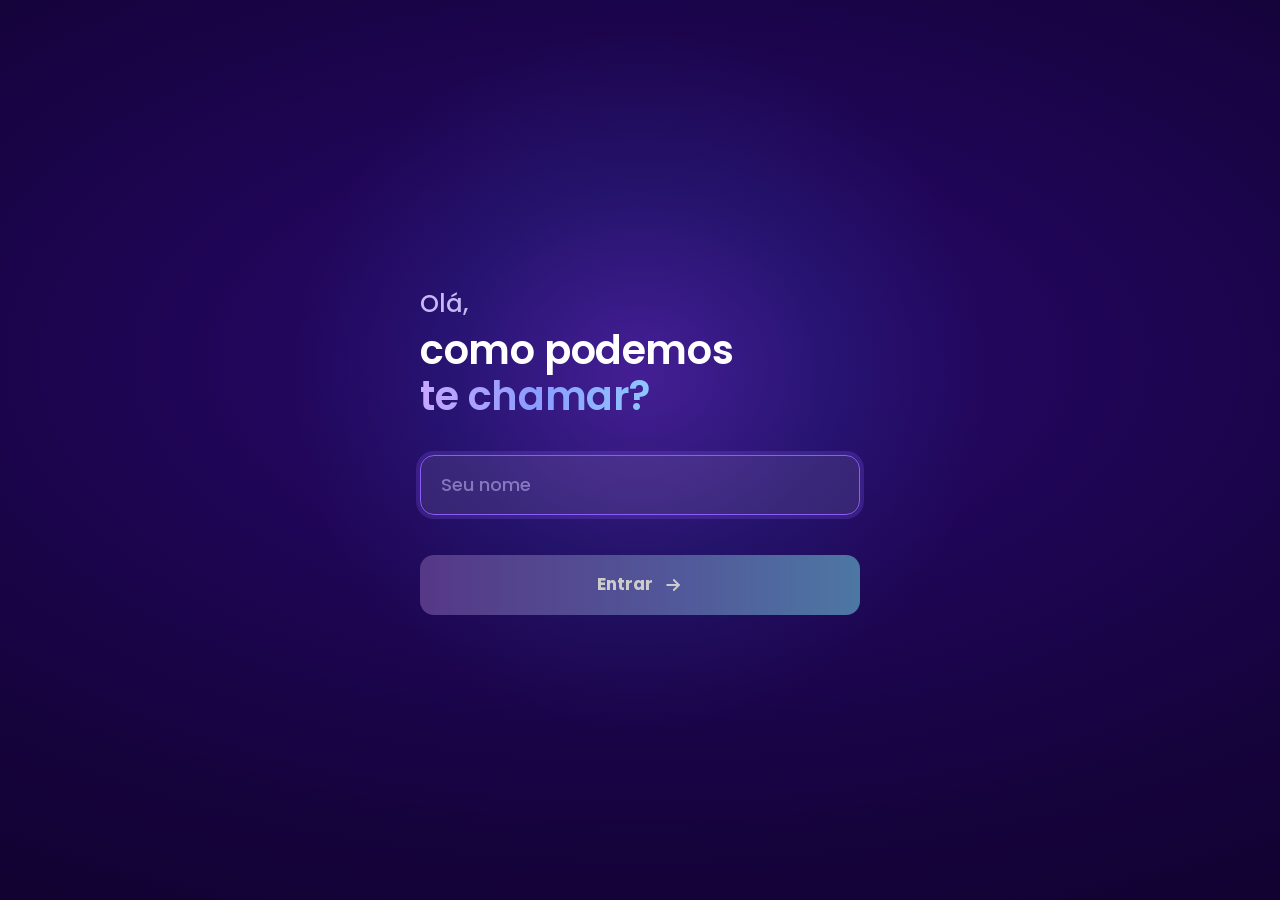
<file: index.html>
<!DOCTYPE html>
<html lang="pt-BR">

<head>
  <meta charset="UTF-8">
  <meta name="viewport" content="width=device-width, initial-scale=1.0">
  <title>KYLRO | Sua cripto. Seu controle</title>
  <link rel="icon" href="img/favicon.svg" type="image/svg+xml">
  <link rel="icon" href="img/favicon-32.png" type="image/png" sizes="32x32">
  <link rel="apple-touch-icon" href="img/apple-touch-icon.png">
  <meta name="description" content="Carteira de criptomoedas simulada com saldo e gráfico atualizados ao vivo pelas cotações da Binance e da CoinGecko.">
  <meta name="theme-color" content="#4c0fd0">

  <!-- entrada ao abrir o site: cobre a tela desde o primeiro instante (uma vez por visita).
       Sem nome salvo, antes da entrada aparece a tela "Como podemos te chamar?" -->
  <script>(function(){var c=document.documentElement.classList,n="",v="";try{n=localStorage.getItem("kylroNome")||""}catch(e){}try{v=sessionStorage.getItem("kylroAberturaVista")||""}catch(e){}if(!n)c.add("kylro-nome","kylro-abertura");else if(!v)c.add("kylro-abertura")})()</script>

  <link rel="preconnect" href="https://fonts.googleapis.com">
  <link rel="preconnect" href="https://fonts.gstatic.com" crossorigin>
  <link href="https://fonts.googleapis.com/css2?family=Poppins:wght@400;500;600;700&family=Sora:wght@400;600;700&display=swap" rel="stylesheet">
  <!-- liga a transição entre páginas já no HTML (não depende do CSS ter baixado) -->
  <style>@view-transition { navigation: auto; }</style>
  <link rel="stylesheet" href="css/style.css?v=20261127h">
  <link rel="stylesheet" href="css/splash.css?v=20261127h">
  <!-- navegação mais rápida: quando o dedo toca num link (ou o mouse para em cima), o navegador
       já prepara a próxima página; o início só é baixado, sem rodar antes da hora -->
  <script type="speculationrules">
    {
      "prerender": [{ "where": { "and": [{ "href_matches": "/*" }, { "not": { "href_matches": "/*index.html" } }] }, "eagerness": "moderate" }],
      "prefetch": [{ "where": { "href_matches": "/*index.html" }, "eagerness": "moderate" }]
    }
  </script>
</head>

<body>
  <div class="app">

    <!-- ===== SIDEBAR ===== -->
    <aside class="sidebar">
      <header class="brand">
        <h1 class="logo">KYLRO</h1>
        <p class="tagline">Sua cripto. Seu controle</p>
      </header>

      <nav class="menu">
        <a href="#" class="menu-item active">
          <svg viewBox="0 0 24 24">
            <path d="M3 11l9-8 9 8" />
            <path d="M5 10v10h5v-6h4v6h5V10" />
          </svg>
          <span>Início</span>
        </a>
        <a href="swap.html" class="menu-item">
          <svg viewBox="0 0 24 24">
            <path d="M3 8h16" />
            <path d="M15 4l4 4-4 4" />
            <path d="M21 16H5" />
            <path d="M9 12l-4 4 4 4" />
          </svg>
          <span>Swap</span>
        </a>
        <a href="atividade.html" class="menu-item">
          <svg viewBox="0 0 24 24">
            <path d="M6 18L18 6" />
            <path d="M8 6h10v10" />
          </svg>
          <span>Atividade</span>
        </a>
        <a href="carteira.html" class="menu-item">
          <svg viewBox="0 0 24 24">
            <path d="M4 7h14a2 2 0 0 1 2 2v10a2 2 0 0 1-2 2H6a2 2 0 0 1-2-2V7z" />
            <path d="M7 7V5a2 2 0 0 1 2-2h6a2 2 0 0 1 2 2v2" />
            <path d="M4 12h5v4H4" />
          </svg>
          <span>Carteira</span>
        </a>
        <a href="configuracoes.html" class="menu-item">
          <svg viewBox="0 0 24 24">
            <circle cx="12" cy="12" r="3" />
            <path d="M19.4 15a1.7 1.7 0 0 0 .3 1.8l.1.1a2 2 0 1 1-2.8 2.8l-.1-.1a1.7 1.7 0 0 0-1.8-.3 1.7 1.7 0 0 0-1 1.5V21a2 2 0 1 1-4 0v-.1a1.7 1.7 0 0 0-1.1-1.5 1.7 1.7 0 0 0-1.8.3l-.1.1a2 2 0 1 1-2.8-2.8l.1-.1a1.7 1.7 0 0 0 .3-1.8 1.7 1.7 0 0 0-1.5-1H3a2 2 0 1 1 0-4h.1a1.7 1.7 0 0 0 1.5-1.1 1.7 1.7 0 0 0-.3-1.8l-.1-.1a2 2 0 1 1 2.8-2.8l.1.1a1.7 1.7 0 0 0 1.8.3H9a1.7 1.7 0 0 0 1-1.5V3a2 2 0 1 1 4 0v.1a1.7 1.7 0 0 0 1 1.5 1.7 1.7 0 0 0 1.8-.3l.1-.1a2 2 0 1 1 2.8 2.8l-.1.1a1.7 1.7 0 0 0-.3 1.8V9a1.7 1.7 0 0 0 1.5 1H21a2 2 0 1 1 0 4h-.1a1.7 1.7 0 0 0-1.5 1z" />
          </svg>
          <span>Configurações</span>
        </a>
      </nav>

      <footer class="sidebar-footer">
        <hr>
        <a href="#" class="menu-item sair" id="sairBtn" aria-haspopup="dialog">
          <svg viewBox="0 0 24 24">
            <path d="M9 21H5a2 2 0 0 1-2-2V5a2 2 0 0 1 2-2h4" />
            <path d="M16 17l5-5-5-5" />
            <path d="M21 12H9" />
          </svg>
          <span>Sair</span>
        </a>
      </footer>
    </aside>

    <!-- ===== PRINCIPAL ===== -->
    <main class="main">
      <header class="welcome">
        <h2 id="greeting">Boas-vindas!</h2>
        <p>O seu patrimônio digital, em um só lugar</p>
      </header>

      <section class="balance">
        <div class="balance-top">
          <h3>Saldo total</h3>

          <button class="eye" id="toggleBalance" aria-label="Mostrar ou ocultar saldo">
            <svg id="eyeOpen" viewBox="0 0 24 24">
              <path d="M1 12s4-8 11-8 11 8 11 8-4 8-11 8S1 12 1 12z" />
              <circle cx="12" cy="12" r="3" />
            </svg>
            <svg id="eyeClosed" viewBox="0 0 24 24" class="hidden">
              <path d="M17.9 17.9A10.9 10.9 0 0 1 12 20C5 20 1 12 1 12a18.5 18.5 0 0 1 5.1-5.9" />
              <path d="M9.9 4.2A10.7 10.7 0 0 1 12 4c7 0 11 8 11 8a18.5 18.5 0 0 1-2.2 3.2" />
              <path d="M1 1l22 22" />
            </svg>
          </button>

          <div class="ranges" id="ranges" role="group" aria-label="Período do gráfico">
            <button class="range active" data-range="1D" aria-pressed="true">1D</button>
            <button class="range" data-range="1S" aria-pressed="false">1S</button>
            <button class="range" data-range="1M" aria-pressed="false">1M</button>
            <button class="range" data-range="1A" aria-pressed="false">1A</button>
          </div>
        </div>

        <div class="balance-value">
          <strong id="balanceValue">R$ ••••••</strong>
          <span class="variation up" id="balanceVariation">
            <svg viewBox="0 0 24 24">
              <path d="M6 18L18 6" />
              <path d="M8 6h10v10" />
            </svg>
            <span id="balancePct">+ 0,00%</span>
          </span>
          <span class="ao-vivo" id="aoVivo" data-estado="carregando"><i></i>carregando</span>
        </div>

        <div class="actions">
          <button class="btn" id="sendBtn">
            Enviar
            <svg viewBox="0 0 24 24">
              <path d="M6 18L18 6" />
              <path d="M8 6h10v10" />
            </svg>
          </button>
          <button class="btn" id="receiveBtn">
            Receber
            <svg viewBox="0 0 24 24">
              <path d="M12 3v12" />
              <path d="M7 11l5 5 5-5" />
              <path d="M4 21h16" />
            </svg>
          </button>
        </div>
      </section>

      <!-- Gráfico grande do saldo -->
      <div class="chart" id="mainChart" tabindex="0" role="img" aria-label="Gráfico do saldo da carteira">
        <svg id="mainChartSvg" viewBox="0 0 800 300" preserveAspectRatio="none" aria-hidden="true">
          <defs>
            <linearGradient id="mainStroke" x1="0" y1="0" x2="1" y2="0">
              <stop offset="0%" stop-color="#7c3aed" />
              <stop offset="45%" stop-color="#8b5cf6" />
              <stop offset="100%" stop-color="#3b9bff" />
            </linearGradient>
            <linearGradient id="mainFill" x1="0" y1="0" x2="0" y2="1">
              <stop offset="0%" stop-color="#8b5cf6" stop-opacity=".45" />
              <stop offset="100%" stop-color="#8b5cf6" stop-opacity="0" />
            </linearGradient>
          </defs>
          <path id="mainArea" fill="url(#mainFill)" stroke="none" />
          <path id="mainGlow" fill="none" stroke="url(#mainStroke)" stroke-width="10" opacity=".25" vector-effect="non-scaling-stroke" />
          <path id="mainLine" fill="none" stroke="url(#mainStroke)" stroke-width="4" stroke-linecap="round" vector-effect="non-scaling-stroke" />
        </svg>
        <span class="chart-dot" id="mainDot"></span>
        <!-- ao passar o mouse ou o dedo: linha, ponto e valor daquele momento -->
        <div class="chart-mira" id="chartMira" hidden><span class="chart-mira-ponto"></span></div>
        <div class="chart-dica" id="chartDica" hidden aria-hidden="true">
          <strong></strong>
          <span><span class="chart-dica-tempo"></span> · <span class="chart-dica-var"></span></span>
        </div>
      </div>
    </main>

    <!-- ===== MERCADO ===== -->
    <aside class="market">
      <header class="market-top">
        <!-- Notificações -->
        <div class="pop">
          <button class="icon-btn notif" id="notifBtn" aria-label="Notificações" aria-haspopup="true" aria-expanded="false" aria-controls="popNotif">
            <svg viewBox="0 0 24 24">
              <path d="M18 8a6 6 0 0 0-12 0c0 7-3 9-3 9h18s-3-2-3-9" />
              <path d="M13.7 21a2 2 0 0 1-3.4 0" />
            </svg>
            <!-- ponto vermelho: só aparece quando há notificação ainda não vista -->
            <i class="badge" id="notifBadge" hidden></i>
          </button>
          <div class="pop-painel pop-notif" id="popNotif" role="dialog" aria-label="Notificações" hidden>
            <div class="pop-cabeca">
              <p class="pop-titulo">Notificações</p>
              <button type="button" class="pop-link" id="limparNotif" hidden>Limpar</button>
            </div>
            <ul class="notif-lista" id="notifLista"></ul>
            <div class="pop-vazio" id="notifVazio">
              <span class="pop-vazio-ic">
                <svg viewBox="0 0 24 24">
                  <path d="M18 8a6 6 0 0 0-12 0c0 7-3 9-3 9h18s-3-2-3-9" />
                  <path d="M13.7 21a2 2 0 0 1-3.4 0" />
                </svg>
              </span>
              <strong>Não há notificações</strong>
              <p>Crie um alerta de preço abaixo e avisamos aqui quando ele for atingido.</p>
            </div>

            <!-- alertas de preço (js/notificacoes.js) -->
            <section class="alertas" aria-labelledby="alertasTitulo">
              <p class="pop-subtitulo" id="alertasTitulo">Alertas de preço</p>
              <ul class="alerta-lista" id="alertaLista"></ul>
              <form class="alerta-form" id="alertaForm" novalidate>
                <p class="alerta-frase">Me avise quando</p>
                <div class="alerta-linha">
                  <select id="alertaMoeda" aria-label="Moeda"></select>
                  <select id="alertaTipo" aria-label="Condição">
                    <option value="acima">passar de</option>
                    <option value="abaixo">cair abaixo de</option>
                  </select>
                </div>
                <div class="alerta-linha">
                  <label class="alerta-valor">
                    <span aria-hidden="true">R$</span>
                    <input id="alertaValor" type="text" inputmode="decimal" autocomplete="off" aria-label="Preço em reais">
                  </label>
                  <button type="submit" class="alerta-criar">Criar alerta</button>
                </div>
                <p class="alerta-dica" id="alertaDica" aria-live="polite"></p>
              </form>
            </section>
          </div>
        </div>

        <!-- Conta do usuário -->
        <div class="pop">
          <button class="icon-btn" id="perfilBtn" aria-label="Perfil" aria-haspopup="true" aria-expanded="false" aria-controls="popPerfil">
            <svg viewBox="0 0 24 24">
              <circle cx="12" cy="8" r="4" />
              <path d="M4 21c0-4.4 3.6-8 8-8s8 3.6 8 8" />
            </svg>
          </button>
          <div class="pop-painel pop-perfil" id="popPerfil" role="dialog" aria-label="Sua conta" hidden>
            <div class="pop-conta">
              <span class="pop-avatar" id="popAvatar"></span>
              <div>
                <strong class="pop-nome" id="popNome"></strong>
                <span class="pop-verif"><span class="pop-verif-selo"><svg class="pop-verif-ic" viewBox="0 0 8 8" fill="none" aria-hidden="true"><path d="M6.99987 0.202974C7.11764 0.0615339 7.2667 -0.0103531 7.41824 0.00120544C7.56979 0.012764 7.71305 0.106948 7.82035 0.265555C7.92765 0.424162 7.99136 0.635931 7.99918 0.859937C8.007 1.08394 7.95837 1.30428 7.86269 1.47837L7.82046 1.54654L5.72758 4.641L3.63415 7.73464C3.57724 7.81877 3.50968 7.8855 3.43533 7.93103C3.36097 7.97657 3.28128 8 3.20079 8C3.12031 8 3.04062 7.97657 2.96626 7.93103C2.89191 7.8855 2.82435 7.81877 2.76744 7.73464L0.179538 3.91009L0.137314 3.84192C0.0416285 3.66783 -0.00700399 3.44749 0.00081549 3.22349C0.00863497 2.99948 0.0723514 2.78771 0.179651 2.62911C0.28695 2.4705 0.430214 2.37632 0.581756 2.36476C0.733299 2.3532 0.88236 2.42509 1.00013 2.56652L1.04625 2.62894L3.20079 5.81374L6.95375 0.26621L7.00042 0.203796L6.99987 0.202974Z" fill="white"/></svg></span>Conta verificada</span>
              </div>
            </div>
            <nav class="pop-links">
              <a href="configuracoes.html#perfil">
                <svg viewBox="0 0 24 24"><circle cx="12" cy="8" r="4" /><path d="M4 21c0-4.4 3.6-8 8-8s8 3.6 8 8" /></svg>
                Meu perfil
              </a>
              <a href="carteira.html">
                <svg viewBox="0 0 24 24"><path d="M4 7h14a2 2 0 0 1 2 2v10a2 2 0 0 1-2 2H6a2 2 0 0 1-2-2V7z" /><path d="M7 7V5a2 2 0 0 1 2-2h6a2 2 0 0 1 2 2v2" /><path d="M4 12h5v4H4" /></svg>
                Minha carteira
              </a>
              <a href="atividade.html">
                <svg viewBox="0 0 24 24"><path d="M6 18L18 6" /><path d="M8 6h10v10" /></svg>
                Atividade
              </a>
              <a href="configuracoes.html">
                <svg viewBox="0 0 24 24"><circle cx="12" cy="12" r="3" /><path d="M12 2v3M12 19v3M4.2 4.2l2.1 2.1M17.7 17.7l2.1 2.1M2 12h3M19 12h3M4.2 19.8l2.1-2.1M17.7 6.3l2.1-2.1" /></svg>
                Configurações
              </a>
            </nav>
            <button type="button" class="pop-sair" id="popSair">
              <svg viewBox="0 0 24 24"><path d="M9 21H5a2 2 0 0 1-2-2V5a2 2 0 0 1 2-2h4" /><path d="M16 17l5-5-5-5" /><path d="M21 12H9" /></svg>
              Sair
            </button>
          </div>
        </div>
      </header>

      <!-- moedas da carteira: preenchido por js/inicio.js a partir do estado da carteira -->
      <section class="coins" id="coins" aria-label="Moedas da sua carteira"></section>
    </aside>
  </div>

  <!-- confirmação de saída (mesma das Configurações) -->
  <div class="modal" id="modalSair" role="dialog" aria-modal="true" aria-labelledby="modalTitulo" hidden>
    <div class="modal-caixa">
      <!-- img/logout 2 red.svg --><svg class="modal-ic" viewBox="0 0 25 25" fill="none" aria-hidden="true"><path d="M0 5.625C0 2.5184 2.39848 0 5.35715 0H11.9048C14.5347 0 16.6667 2.23857 16.6667 5V6.25C16.6667 6.94035 16.1337 7.5 15.4762 7.5C14.8187 7.5 14.2857 6.94035 14.2857 6.25V5C14.2857 3.61929 13.2198 2.5 11.9048 2.5H5.35715C3.71344 2.5 2.38096 3.89911 2.38096 5.625V19.375C2.38096 21.1009 3.71344 22.5 5.35715 22.5H11.9048C13.2198 22.5 14.2857 21.3808 14.2857 20V18.75C14.2857 18.0596 14.8187 17.5 15.4762 17.5C16.1337 17.5 16.6667 18.0596 16.6667 18.75V20C16.6667 22.7614 14.5347 25 11.9048 25H5.35715C2.39848 25 0 22.4816 0 19.375V5.625ZM19.3963 7.86611C19.8612 7.37796 20.615 7.37796 21.0799 7.86611L24.6513 11.6161C25.1162 12.1042 25.1162 12.8958 24.6513 13.3839L21.0799 17.1339C20.615 17.622 19.8612 17.622 19.3963 17.1339C18.9315 16.6458 18.9315 15.8542 19.3963 15.3661L20.9355 13.75H10.7143C10.0568 13.75 9.52382 13.1904 9.52382 12.5C9.52382 11.8096 10.0568 11.25 10.7143 11.25H20.9355L19.3963 9.63389C18.9315 9.14573 18.9315 8.35427 19.3963 7.86611Z" fill-rule="evenodd" clip-rule="evenodd" fill="#FF5C70"/></svg>
      <h2 class="modal-titulo" id="modalTitulo">Você tem certeza?</h2>
      <p class="modal-texto">Você será desconectado da sua conta KYLRO.</p>
      <div class="modal-botoes">
        <button type="button" class="modal-btn cancelar" id="cancelarSair">Cancelar</button>
        <button type="button" class="modal-btn confirmar" id="confirmarSair">Sair</button>
      </div>
    </div>
  </div>

  <!-- aviso quando um alerta de preço é atingido -->
  <div class="toast" id="toast" role="status" aria-live="polite" hidden></div>

  <script type="module" src="js/inicio.js?v=20261127h"></script>
  <script type="module" src="js/splash.js?v=20261127h"></script>
  <script type="module" src="js/tela-nome.js?v=20261127h"></script>
</body>

</html>
</file>
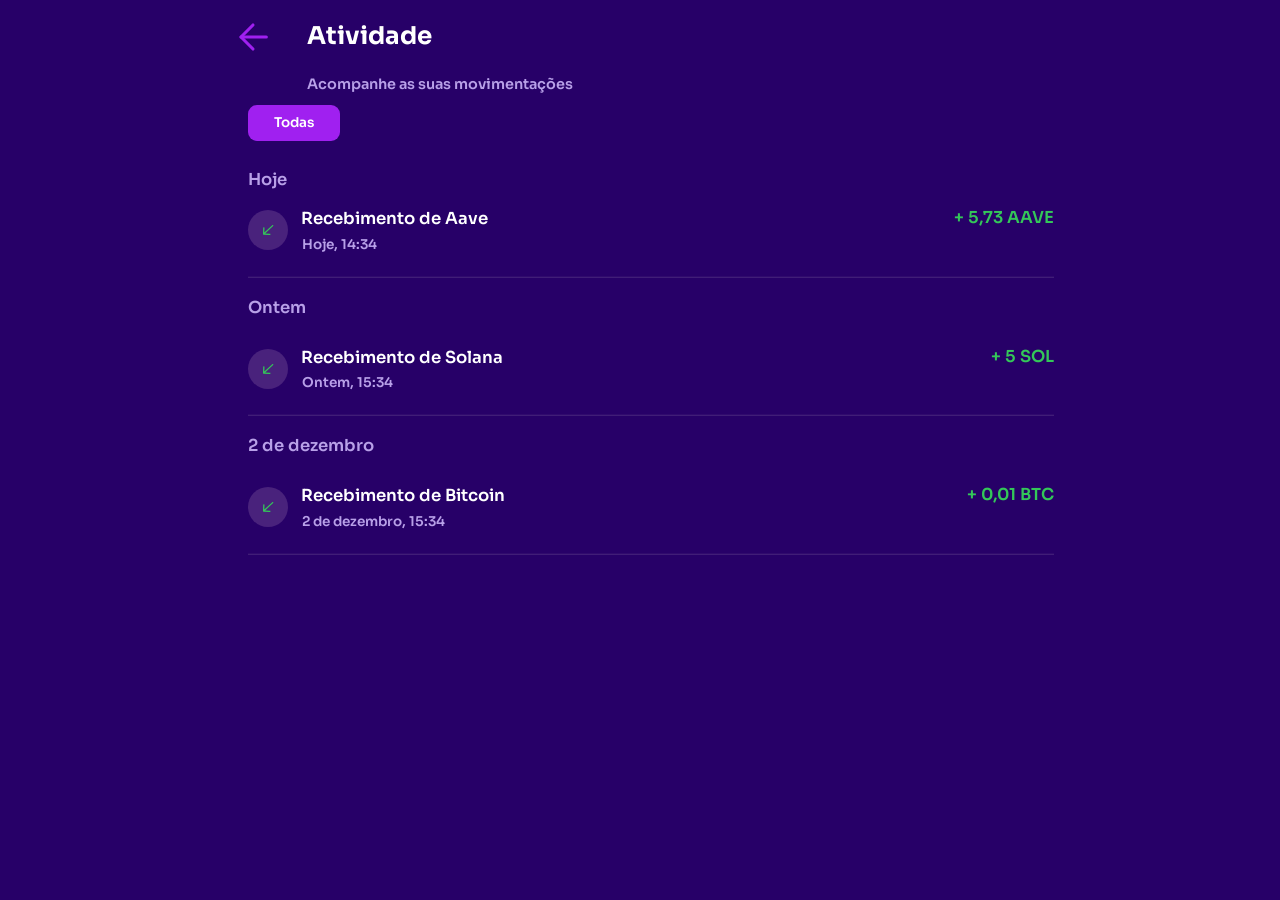
<file: atividade.html>
<!DOCTYPE html>
<html lang="pt-BR">
<head>
  <meta charset="UTF-8">
  <meta name="viewport" content="width=device-width, initial-scale=1.0">
  <title>KYLRO | Atividade</title>
  <link rel="icon" href="img/favicon.svg" type="image/svg+xml">
  <link rel="icon" href="img/favicon-32.png" type="image/png" sizes="32x32">
  <link rel="apple-touch-icon" href="img/apple-touch-icon.png">
  <meta name="description" content="Histórico das movimentações da carteira simulada KYLRO: swaps, envios e recebimentos com data e hora.">
  <meta name="theme-color" content="#4c0fd0">
  <link rel="preconnect" href="https://fonts.googleapis.com">
  <link rel="preconnect" href="https://fonts.gstatic.com" crossorigin>
  <link href="https://fonts.googleapis.com/css2?family=Poppins:wght@500;600&family=Sora:wght@400;500;600;700&display=swap" rel="stylesheet">
  <!-- liga a transição entre páginas já no HTML (não depende do CSS ter baixado) -->
  <style>@view-transition { navigation: auto; }</style>
  <link rel="stylesheet" href="css/atividade.css?v=20261127h">
  <link rel="stylesheet" href="css/navegacao.css?v=20261127h">
  <!-- navegação mais rápida: quando o dedo toca num link (ou o mouse para em cima), o navegador
       já prepara a próxima página; o início só é baixado, sem rodar antes da hora -->
  <script type="speculationrules">
    {
      "prerender": [{ "where": { "and": [{ "href_matches": "/*" }, { "not": { "href_matches": "/*index.html" } }] }, "eagerness": "moderate" }],
      "prefetch": [{ "where": { "href_matches": "/*index.html" }, "eagerness": "moderate" }]
    }
  </script>
</head>
<body>
  <main class="atividade">

    <header class="topo">
      <a href="index.html" class="back" aria-label="Voltar para o início">
        <svg viewBox="0 0 24 24"><path d="M22 12H3"/><path d="M12 3l-9 9 9 9"/></svg>
      </a>
      <div>
        <h1 class="titulo">Atividade</h1>
        <p class="sub">Acompanhe as suas movimentações</p>
      </div>
    </header>

    <div class="filtros">
      <button type="button" class="filtro ativo">Todas</button>
    </div>

    <!-- preenchido por js/atividade.js -->
    <section class="lista" id="lista" aria-live="polite"></section>
  </main>

  <script type="module" src="js/core/navegacao.js?v=20261127h"></script>
  <script type="module" src="js/atividade.js?v=20261127h"></script>
</body>
</html>
</file>
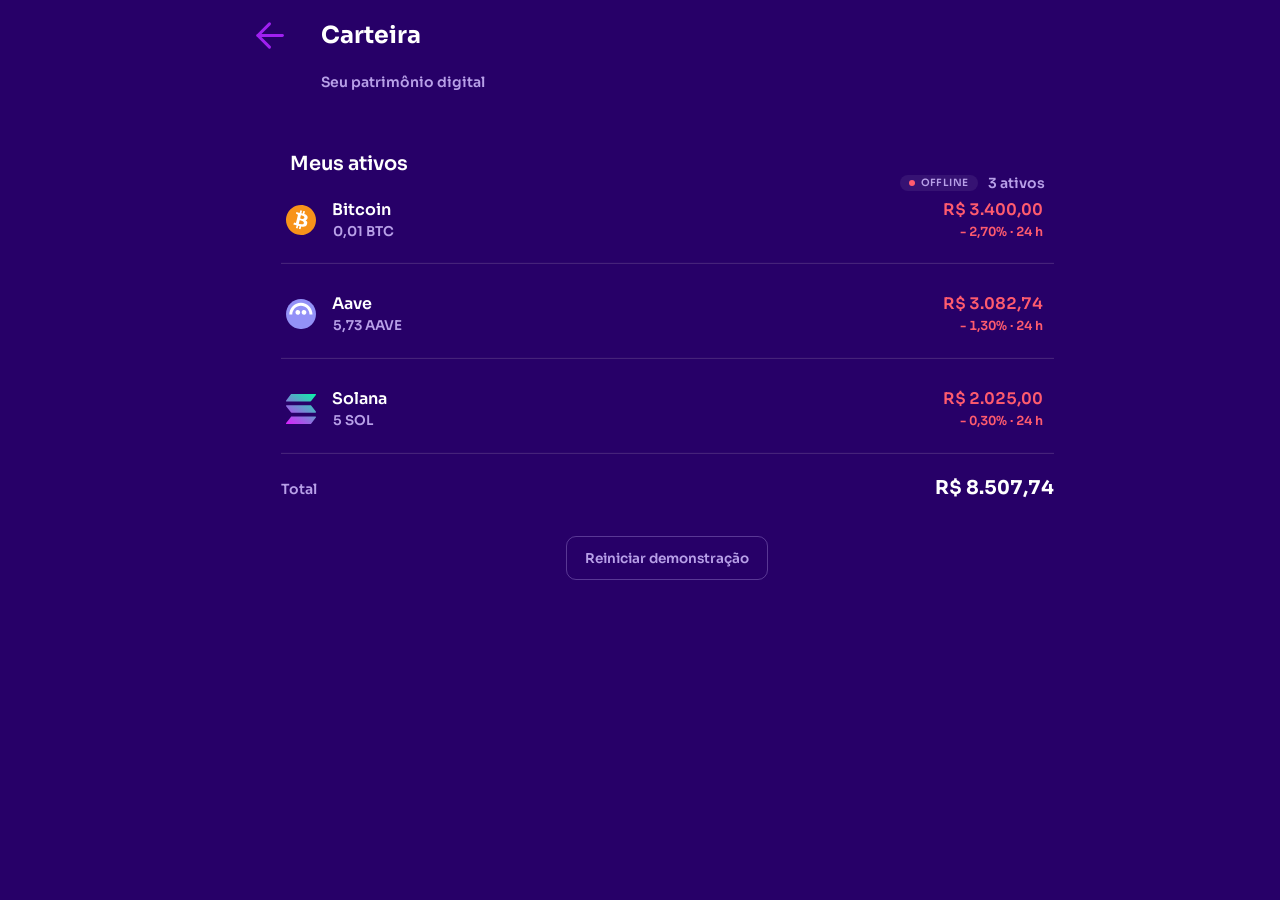
<file: carteira.html>
<!DOCTYPE html>
<html lang="pt-BR">
<head>
  <meta charset="UTF-8">
  <meta name="viewport" content="width=device-width, initial-scale=1.0">
  <title>KYLRO | Carteira</title>
  <link rel="icon" href="img/favicon.svg" type="image/svg+xml">
  <link rel="icon" href="img/favicon-32.png" type="image/png" sizes="32x32">
  <link rel="apple-touch-icon" href="img/apple-touch-icon.png">
  <meta name="description" content="Suas moedas na KYLRO com o valor em reais atualizado ao vivo e a variação das últimas 24 horas.">
  <meta name="theme-color" content="#4c0fd0">
  <link rel="preconnect" href="https://fonts.googleapis.com">
  <link rel="preconnect" href="https://fonts.gstatic.com" crossorigin>
  <link href="https://fonts.googleapis.com/css2?family=Poppins:wght@500;600&family=Sora:wght@400;500;600;700&display=swap" rel="stylesheet">
  <!-- liga a transição entre páginas já no HTML (não depende do CSS ter baixado) -->
  <style>@view-transition { navigation: auto; }</style>
  <link rel="stylesheet" href="css/carteira.css?v=20261127h">
  <link rel="stylesheet" href="css/navegacao.css?v=20261127h">
  <!-- navegação mais rápida: quando o dedo toca num link (ou o mouse para em cima), o navegador
       já prepara a próxima página; o início só é baixado, sem rodar antes da hora -->
  <script type="speculationrules">
    {
      "prerender": [{ "where": { "and": [{ "href_matches": "/*" }, { "not": { "href_matches": "/*index.html" } }] }, "eagerness": "moderate" }],
      "prefetch": [{ "where": { "href_matches": "/*index.html" }, "eagerness": "moderate" }]
    }
  </script>
</head>
<body>
  <main class="carteira">

    <header class="topo">
      <a href="index.html" class="back" aria-label="Voltar para o início">
        <svg viewBox="0 0 24 24"><path d="M22 12H3"/><path d="M12 3l-9 9 9 9"/></svg>
      </a>
      <div>
        <h1 class="titulo">Carteira</h1>
        <p class="sub">Seu patrimônio digital</p>
      </div>
    </header>

    <section class="ativos">
      <h2 class="ativos-titulo">Meus ativos</h2>
      <p class="ativos-qtd" id="qtd">
        <span class="ao-vivo" id="aoVivo" data-estado="carregando"><i></i>carregando</span>
        <span class="contagem"></span>
      </p>

      <!-- preenchido por js/carteira.js a partir do estado da carteira -->
      <div class="lista" id="lista"></div>

      <p class="total">Total <strong id="total">R$ —</strong></p>

      <!-- volta aos saldos iniciais (útil para quem está testando o projeto) -->
      <div class="reiniciar">
        <button type="button" class="reiniciar-btn" id="reiniciarBtn">Reiniciar demonstração</button>
        <div class="reiniciar-confirmar" id="reiniciarConfirmar" hidden>
          <p>Voltar aos saldos iniciais e apagar o histórico?</p>
          <div>
            <button type="button" class="cancelar">Cancelar</button>
            <button type="button" class="confirmar">Reiniciar</button>
          </div>
        </div>
        <p class="reiniciar-aviso" id="reiniciarAviso" role="status"></p>
      </div>
    </section>
  </main>

  <script type="module" src="js/core/navegacao.js?v=20261127h"></script>
  <script type="module" src="js/carteira.js?v=20261127h"></script>
</body>
</html>
</file>
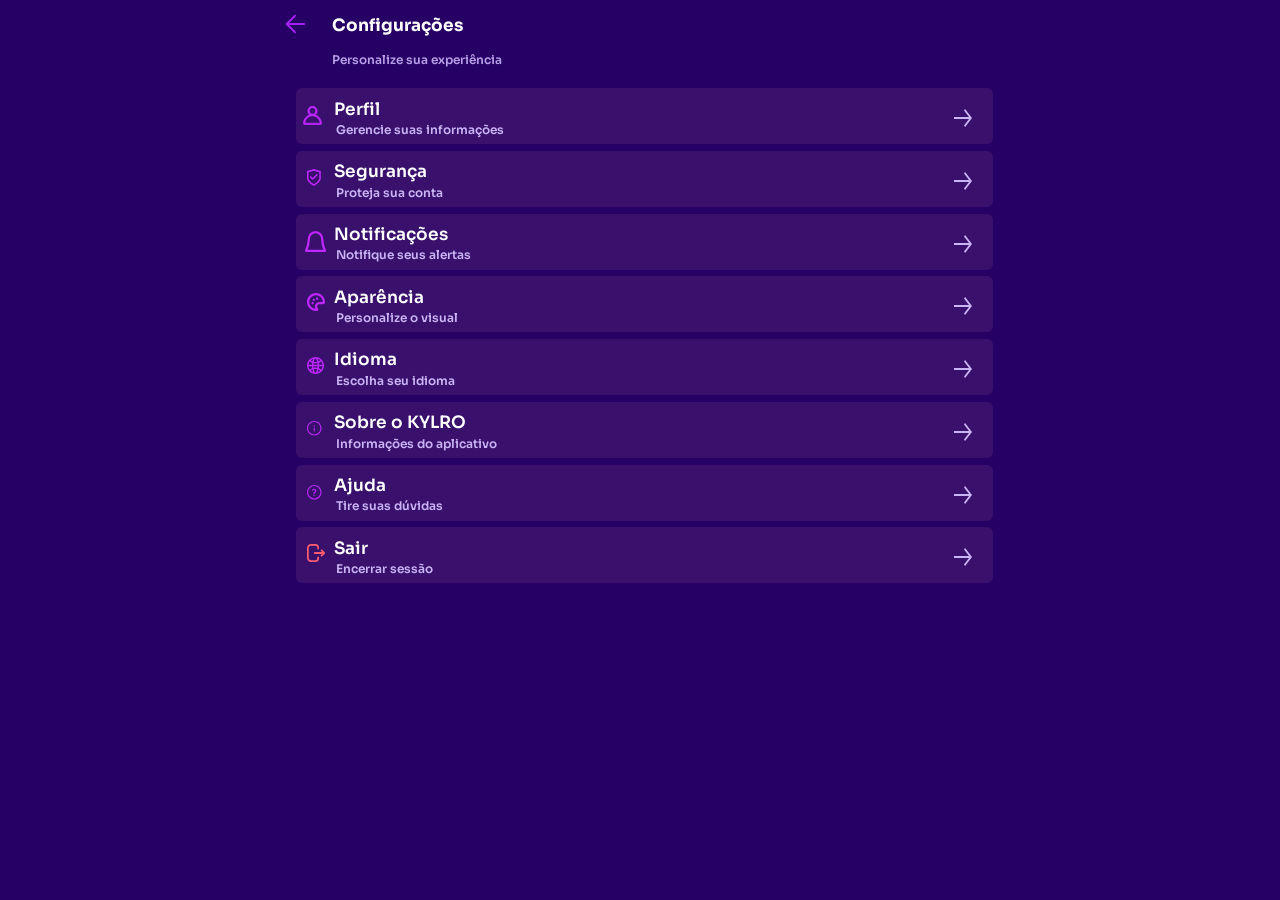
<file: configuracoes.html>
<!DOCTYPE html>
<html lang="pt-BR">
<head>
  <meta charset="UTF-8">
  <meta name="viewport" content="width=device-width, initial-scale=1.0">
  <title>KYLRO | Configurações</title>
  <link rel="icon" href="img/favicon.svg" type="image/svg+xml">
  <link rel="icon" href="img/favicon-32.png" type="image/png" sizes="32x32">
  <link rel="apple-touch-icon" href="img/apple-touch-icon.png">
  <meta name="description" content="Configurações da conta na carteira simulada KYLRO.">
  <meta name="theme-color" content="#4c0fd0">
  <link rel="preconnect" href="https://fonts.googleapis.com">
  <link rel="preconnect" href="https://fonts.gstatic.com" crossorigin>
  <link href="https://fonts.googleapis.com/css2?family=Poppins:wght@500;600&family=Sora:wght@400;500;600;700&display=swap" rel="stylesheet">
  <!-- liga a transição entre páginas já no HTML (não depende do CSS ter baixado) -->
  <style>@view-transition { navigation: auto; }</style>
  <link rel="stylesheet" href="css/configuracoes.css?v=20261127h">
  <link rel="stylesheet" href="css/navegacao.css?v=20261127h">
  <!-- navegação mais rápida: quando o dedo toca num link (ou o mouse para em cima), o navegador
       já prepara a próxima página; o início só é baixado, sem rodar antes da hora -->
  <script type="speculationrules">
    {
      "prerender": [{ "where": { "and": [{ "href_matches": "/*" }, { "not": { "href_matches": "/*index.html" } }] }, "eagerness": "moderate" }],
      "prefetch": [{ "where": { "href_matches": "/*index.html" }, "eagerness": "moderate" }]
    }
  </script>
</head>
<body>
  <main class="config">

    <header class="topo">
      <a href="index.html" class="back" aria-label="Voltar para o início">
        <svg viewBox="0 0 24 24"><path d="M22 12H3"/><path d="M12 3l-9 9 9 9"/></svg>
      </a>
      <div>
        <h1 class="titulo">Configurações</h1>
        <p class="sub">Personalize sua experiência</p>
      </div>
    </header>

    <section class="opcoes" id="opcoes">

      <article class="opcao">
        <button type="button" class="opcao-topo" aria-expanded="false" aria-controls="painel-perfil">
          <!-- img/usuario 2.svg --><svg class="ic ic-perfil" viewBox="0 0 26 26" fill="none" aria-hidden="true"><path d="M12.9993 0.5C9.50077 0.5 6.63488 3.28531 6.63488 6.75753C6.63488 8.98927 7.81881 10.9372 9.59369 12.0443C4.62117 13.5467 0.937379 18.2233 0.50667 23.497C0.413388 24.6391 1.34994 25.5 2.39283 25.5H23.6077C24.6506 25.5 25.5871 24.6391 25.4938 23.497C25.0631 18.2229 21.3787 13.5458 16.4056 12.0439C18.1801 10.9368 19.3638 8.98896 19.3638 6.75753C19.3638 3.28531 16.4979 0.5 12.9993 0.5ZM8.56349 6.75753C8.56349 4.38123 10.5331 2.4254 12.9993 2.4254C15.4656 2.4254 17.4352 4.38123 17.4352 6.75753C17.4352 9.13385 15.4656 11.0897 12.9993 11.0897C10.5331 11.0897 8.56349 9.13385 8.56349 6.75753ZM3.57406 23.5746C2.96234 23.5746 2.47823 23.0481 2.59494 22.4476C3.56394 17.4622 7.89406 13.4662 13.0003 13.4662C18.1065 13.4662 22.4366 17.4622 23.4056 22.4476C23.5222 23.0481 23.0382 23.5746 22.4265 23.5746H3.57406Z" fill-rule="evenodd" clip-rule="evenodd" fill="#C026FF" stroke="#C026FF"/></svg>
          <span class="opcao-txt">
            <span class="opcao-nome">Perfil</span>
            <span class="opcao-desc">Gerencie suas informações</span>
          </span>
          <!-- img/seta config.svg --><svg class="seta" viewBox="0 0 25 25" fill="none" aria-hidden="true"><path d="M20.8353 11.0662L13.9247 2.0587L15.4098 0L25 12.5L15.4098 25L13.9247 22.9414L20.8353 13.9339H0V11.0662H20.8353Z" fill-rule="evenodd" clip-rule="evenodd" fill="#CBB4F5"/></svg>
        </button>
        <div class="painel" id="painel-perfil" role="region" hidden>
          <p>Aqui ficam os seus dados na KYLRO: nome, e-mail, telefone e foto de perfil. Mantenha tudo atualizado para receber avisos importantes sobre a sua carteira e agilizar a verificação da sua conta.</p>
          <ul>
            <li><span>Nome</span><strong id="perfilNome">—</strong></li>
            <li><span>Conta</span><strong>Verificada</strong></li>
            <li><span>Membro desde</span><strong>2025</strong></li>
          </ul>
        </div>
      </article>

      <article class="opcao">
        <button type="button" class="opcao-topo" aria-expanded="false" aria-controls="painel-seguranca">
          <!-- img/seguranca.svg --><svg class="ic ic-seguranca" viewBox="0 0 19 23" fill="none" aria-hidden="true"><path d="M9.375 2.1875C12.1354 2.96875 15.1562 3.90625 16.6667 4.42708V12.6042C16.6667 14.375 14.7396 17.5 9.375 20.625C4.01042 17.4479 2.08333 14.375 2.08333 12.6042V4.42708C3.59375 3.85417 6.61458 2.96875 9.375 2.1875ZM9.375 0C9.375 0 0 2.65625 0 3.125V12.6042C0 17.3958 6.92708 21.6146 8.85417 22.7604C9.00833 22.8634 9.18959 22.9184 9.375 22.9184C9.56041 22.9184 9.74166 22.8634 9.89583 22.7604C11.875 21.6667 18.75 17.3958 18.75 12.6042V3.125C18.75 2.65625 9.375 0 9.375 0Z" fill="#C026FF"/><path d="M7.08335 14.2708L4.47918 11.7188C4.29872 11.5343 4.18929 11.292 4.17023 11.0347C4.15116 10.7773 4.2237 10.5215 4.37501 10.3125C4.45932 10.187 4.57126 10.0824 4.70226 10.0069C4.83326 9.9314 4.97982 9.8869 5.13069 9.87684C5.28156 9.86678 5.43273 9.89143 5.5726 9.9489C5.71246 10.0064 5.83729 10.0951 5.93751 10.2083L7.81251 12.0833L12.8125 7.08333C13.0131 6.93289 13.2612 6.85985 13.5114 6.87762C13.7615 6.8954 13.9968 7.0028 14.1741 7.1801C14.3514 7.3574 14.4588 7.59271 14.4766 7.84283C14.4943 8.09294 14.4213 8.34107 14.2708 8.54167L8.54168 14.2708C8.44898 14.3719 8.33629 14.4525 8.21077 14.5077C8.08525 14.5629 7.94963 14.5914 7.81251 14.5914C7.6754 14.5914 7.53978 14.5629 7.41425 14.5077C7.28873 14.4525 7.17605 14.3719 7.08335 14.2708Z" fill="#C026FF"/></svg>
          <span class="opcao-txt">
            <span class="opcao-nome">Segurança</span>
            <span class="opcao-desc">Proteja sua conta</span>
          </span>
          <!-- img/seta config.svg --><svg class="seta" viewBox="0 0 25 25" fill="none" aria-hidden="true"><path d="M20.8353 11.0662L13.9247 2.0587L15.4098 0L25 12.5L15.4098 25L13.9247 22.9414L20.8353 13.9339H0V11.0662H20.8353Z" fill-rule="evenodd" clip-rule="evenodd" fill="#CBB4F5"/></svg>
        </button>
        <div class="painel" id="painel-seguranca" role="region" hidden>
          <p>Proteja o seu patrimônio digital com verificação em duas etapas, senha forte e confirmação biométrica a cada envio de cripto. Você também pode revisar os aparelhos conectados e encerrar qualquer acesso que não reconheça.</p>
          <ul>
            <li><span>Verificação em duas etapas</span><strong>Ativada</strong></li>
            <li><span>Confirmação por biometria</span><strong>Ativada</strong></li>
            <li><span>Aparelhos conectados</span><strong>1</strong></li>
          </ul>
        </div>
      </article>

      <article class="opcao">
        <button type="button" class="opcao-topo" aria-expanded="false" aria-controls="painel-notificacoes">
          <!-- img/notificacoes 2.svg --><svg class="ic ic-notificacoes" viewBox="0 0 28 28" fill="none" aria-hidden="true"><path d="M23.0909 11.5C23.0909 5.975 19.0227 1.5 14 1.5C8.97727 1.5 4.90909 5.975 4.90909 11.5C4.90909 21.5 1.5 24 1.5 26.5H26.5C26.5 24 23.0909 21.5 23.0909 11.5Z" stroke-width="3" stroke-linecap="round" stroke-linejoin="round" stroke="#C026FF"/></svg>
          <span class="opcao-txt">
            <span class="opcao-nome">Notificações</span>
            <span class="opcao-desc">Notifique seus alertas</span>
          </span>
          <!-- img/seta config.svg --><svg class="seta" viewBox="0 0 25 25" fill="none" aria-hidden="true"><path d="M20.8353 11.0662L13.9247 2.0587L15.4098 0L25 12.5L15.4098 25L13.9247 22.9414L20.8353 13.9339H0V11.0662H20.8353Z" fill-rule="evenodd" clip-rule="evenodd" fill="#CBB4F5"/></svg>
        </button>
        <div class="painel" id="painel-notificacoes" role="region" hidden>
          <p>Escolha o que você quer acompanhar: alertas de preço do Bitcoin, Solana e AAVE, confirmação de cada envio e recebimento e um resumo diário da sua carteira. Você decide se os avisos chegam pelo aplicativo ou por e-mail.</p>
          <ul>
            <li><span>Alertas de preço</span><strong>Ativados</strong></li>
            <li><span>Envios e recebimentos</span><strong>Ativados</strong></li>
            <li><span>Resumo diário</span><strong>Desativado</strong></li>
          </ul>
        </div>
      </article>

      <article class="opcao">
        <button type="button" class="opcao-topo" aria-expanded="false" aria-controls="painel-aparencia">
          <!-- img/aparencia.svg --><svg class="ic ic-aparencia" viewBox="0 0 25 25" fill="none" aria-hidden="true"><path d="M12.5 0C19.4036 0 25 5.59644 25 12.5C25 12.7493 24.9927 12.997 24.9783 13.2427C24.895 14.6656 23.6086 15.6311 22.1834 15.6311H17.2041C14.4199 15.6311 13.0257 18.9972 14.9943 20.9658C16.3786 22.35 15.9344 24.6811 13.9904 24.912C13.5017 24.9702 13.0043 25 12.5 25C5.59644 25 0 19.4036 0 12.5C0 5.59644 5.59644 0 12.5 0ZM12.5 3.125C7.32233 3.125 3.125 7.32233 3.125 12.5C3.125 17.4278 6.92703 21.4677 11.7577 21.8461C9.46719 17.8916 12.2238 12.5061 17.2041 12.5061H21.875C21.875 7.32233 17.6777 3.125 12.5 3.125ZM7.8125 12.5C8.67544 12.5 9.375 13.1995 9.375 14.0625C9.375 14.9254 8.67544 15.625 7.8125 15.625C6.94956 15.625 6.25 14.9254 6.25 14.0625C6.25 13.1995 6.94956 12.5 7.8125 12.5ZM9.375 7.8125C10.2379 7.8125 10.9375 8.51206 10.9375 9.375C10.9375 10.2379 10.2379 10.9375 9.375 10.9375C8.51206 10.9375 7.8125 10.2379 7.8125 9.375C7.8125 8.51206 8.51206 7.8125 9.375 7.8125ZM14.0625 6.25C14.9254 6.25 15.625 6.94956 15.625 7.8125C15.625 8.67544 14.9254 9.375 14.0625 9.375C13.1995 9.375 12.5 8.67544 12.5 7.8125C12.5 6.94956 13.1995 6.25 14.0625 6.25Z" fill="#C026FF"/></svg>
          <span class="opcao-txt">
            <span class="opcao-nome">Aparência</span>
            <span class="opcao-desc">Personalize o visual</span>
          </span>
          <!-- img/seta config.svg --><svg class="seta" viewBox="0 0 25 25" fill="none" aria-hidden="true"><path d="M20.8353 11.0662L13.9247 2.0587L15.4098 0L25 12.5L15.4098 25L13.9247 22.9414L20.8353 13.9339H0V11.0662H20.8353Z" fill-rule="evenodd" clip-rule="evenodd" fill="#CBB4F5"/></svg>
        </button>
        <div class="painel" id="painel-aparencia" role="region" hidden>
          <p>Deixe a KYLRO com a sua cara. O tema roxo escuro é o padrão, pensado para conforto visual em qualquer horário e para destacar os seus gráficos. Você também pode ocultar o saldo na tela inicial sempre que abrir o aplicativo.</p>
          <ul>
            <li><span>Tema</span><strong>Roxo escuro</strong></li>
            <li><span>Ocultar saldo ao abrir</span><strong>Desativado</strong></li>
          </ul>
        </div>
      </article>

      <article class="opcao">
        <button type="button" class="opcao-topo" aria-expanded="false" aria-controls="painel-idioma">
          <!-- img/idioma.svg --><svg class="ic ic-idioma" viewBox="0 0 24 24" fill="none" aria-hidden="true"><path d="M12 0C5.38443 0 0 5.38443 0 12C0 18.6156 5.38443 24 12 24C18.6156 24 24 18.6156 24 12C24 5.38443 18.6156 0 12 0ZM12 2C12.1807 2 12.4377 2.0956 12.7988 2.51562C13.16 2.93569 13.5547 3.64591 13.8887 4.56445C14.1159 5.18941 14.3041 5.93657 14.4707 6.73047C13.7039 6.87853 12.8764 6.97266 12 6.97266C11.123 6.97266 10.2961 6.8787 9.5293 6.73047C9.69593 5.93657 9.88407 5.18941 10.1113 4.56445C10.4453 3.64591 10.84 2.93569 11.2012 2.51562C11.5623 2.09557 11.8193 2 12 2ZM15.1777 2.52734C16.4403 2.95177 17.5931 3.61198 18.5742 4.46875C18.367 4.94057 17.8632 5.45399 16.9785 5.91406C16.8047 6.00444 16.5951 6.0806 16.3984 6.16211C16.22 5.34612 16.0172 4.56741 15.7676 3.88086C15.5896 3.39149 15.3928 2.94231 15.1777 2.52734ZM8.82031 2.5293C8.60568 2.94365 8.41005 3.39238 8.23242 3.88086C7.98299 4.56679 7.78191 5.345 7.60352 6.16016C7.40714 6.07873 7.19701 6.00433 7.02344 5.91406C6.13876 5.45399 5.63498 4.94057 5.42773 4.46875C6.40804 3.61294 7.55936 2.95386 8.82031 2.5293ZM4.01562 5.98828C4.52142 6.67347 5.25513 7.24732 6.10156 7.6875C6.45999 7.8739 6.84901 8.03711 7.25391 8.18555C7.13772 9.08094 7.0662 10.0226 7.03516 11H2.04883C2.23406 9.12526 2.94349 7.41148 4.01562 5.98828ZM19.9863 5.99023C21.0575 7.41301 21.766 9.12622 21.9512 11H16.9648C16.9338 10.0226 16.8623 9.08094 16.7461 8.18555C17.1512 8.0371 17.5419 7.87392 17.9004 7.6875C18.7463 7.24759 19.4806 6.67484 19.9863 5.99023ZM9.21094 8.70312C10.0911 8.8684 11.0201 8.97266 12 8.97266C12.9791 8.97266 13.9091 8.87009 14.7891 8.70508C14.877 9.43778 14.9349 10.2025 14.9629 11H9.03711C9.06509 10.2018 9.12289 9.4364 9.21094 8.70312ZM2.04883 13H7.03516C7.0654 13.9523 7.13493 14.8694 7.24609 15.7441C6.84428 15.8918 6.45739 16.0532 6.10156 16.2383C5.24007 16.6863 4.49497 17.2733 3.98828 17.9746C2.93177 16.5586 2.23246 14.8586 2.04883 13ZM9.03711 13H14.9629C14.9359 13.7714 14.8821 14.5115 14.7988 15.2227C13.9168 15.0565 12.9843 14.9532 12.002 14.9531H12C11.0177 14.9532 10.0855 15.0565 9.20312 15.2227C9.11982 14.5115 9.06415 13.7715 9.03711 13ZM16.9648 13H21.9512C21.7675 14.8586 21.0682 16.5586 20.0117 17.9746C19.505 17.2733 18.7599 16.6863 17.8984 16.2383C17.5426 16.0532 17.1556 15.8918 16.7539 15.7441C16.8651 14.8694 16.9346 13.9523 16.9648 13ZM12 16.9531C12.882 16.9531 13.714 17.0474 14.4844 17.1973C14.3149 18.0193 14.1227 18.792 13.8887 19.4355C13.5547 20.3541 13.16 21.0643 12.7988 21.4844C12.4377 21.9044 12.1807 22 12 22C11.8193 22 11.5623 21.9044 11.2012 21.4844C10.84 21.0643 10.4453 20.3541 10.1113 19.4355C9.87731 18.792 9.68509 18.0193 9.51562 17.1973C10.2861 17.0476 11.1185 16.9531 12 16.9531ZM7.58984 17.7695C7.77107 18.6109 7.97599 19.4139 8.23242 20.1191C8.41005 20.6076 8.60568 21.0563 8.82031 21.4707C7.54792 21.0423 6.3864 20.3749 5.40039 19.5078C5.59484 19.0223 6.10579 18.4879 7.02148 18.0117C7.19167 17.9232 7.39766 17.8496 7.58984 17.7695ZM16.4102 17.7715C16.6014 17.8512 16.8071 17.9236 16.9766 18.0117C17.8935 18.4886 18.4038 19.0237 18.5977 19.5098C17.6118 20.3762 16.4517 21.0427 15.1797 21.4707C15.3943 21.0563 15.59 20.6076 15.7676 20.1191C16.0238 19.4145 16.229 18.6122 16.4102 17.7715Z" fill="#C026FF"/></svg>
          <span class="opcao-txt">
            <span class="opcao-nome">Idioma</span>
            <span class="opcao-desc">Escolha seu idioma</span>
          </span>
          <!-- img/seta config.svg --><svg class="seta" viewBox="0 0 25 25" fill="none" aria-hidden="true"><path d="M20.8353 11.0662L13.9247 2.0587L15.4098 0L25 12.5L15.4098 25L13.9247 22.9414L20.8353 13.9339H0V11.0662H20.8353Z" fill-rule="evenodd" clip-rule="evenodd" fill="#CBB4F5"/></svg>
        </button>
        <div class="painel" id="painel-idioma" role="region" hidden>
          <p>A KYLRO está em Português (Brasil). Os valores aparecem em reais (R$) e as datas no formato dia/mês/ano. Novos idiomas, como inglês e espanhol, estão a caminho.</p>
          <ul>
            <li><span>Idioma</span><strong>Português (Brasil)</strong></li>
            <li><span>Moeda</span><strong>Real (R$)</strong></li>
          </ul>
        </div>
      </article>

      <article class="opcao">
        <button type="button" class="opcao-topo" aria-expanded="false" aria-controls="painel-sobre">
          <!-- img/informacoes.svg --><svg class="ic ic-sobre" viewBox="0 0 21 21" fill="none" aria-hidden="true"><path d="M10.1562 1.5625C5.41005 1.5625 1.5625 5.41005 1.5625 10.1562C1.5625 14.9024 5.41005 18.75 10.1562 18.75C14.9024 18.75 18.75 14.9024 18.75 10.1562C18.75 5.41005 14.9024 1.5625 10.1562 1.5625ZM0 10.1562C0 4.5471 4.5471 0 10.1562 0C15.7654 0 20.3125 4.5471 20.3125 10.1562C20.3125 15.7654 15.7654 20.3125 10.1562 20.3125C4.5471 20.3125 0 15.7654 0 10.1562ZM10.1562 9.375C10.5877 9.375 10.9375 9.72479 10.9375 10.1562V13.8021C10.9375 14.2335 10.5877 14.5833 10.1562 14.5833C9.72479 14.5833 9.375 14.2335 9.375 13.8021V10.1562C9.375 9.72479 9.72479 9.375 10.1562 9.375ZM10.1562 5.98958C9.58094 5.98958 9.11458 6.45596 9.11458 7.03125C9.11458 7.60654 9.58094 8.07292 10.1562 8.07292H10.1667C10.742 8.07292 11.2083 7.60654 11.2083 7.03125C11.2083 6.45596 10.742 5.98958 10.1667 5.98958H10.1562Z" fill-rule="evenodd" clip-rule="evenodd" fill="#C026FF"/></svg>
          <span class="opcao-txt">
            <span class="opcao-nome">Sobre o KYLRO</span>
            <span class="opcao-desc">Informações do aplicativo</span>
          </span>
          <!-- img/seta config.svg --><svg class="seta" viewBox="0 0 25 25" fill="none" aria-hidden="true"><path d="M20.8353 11.0662L13.9247 2.0587L15.4098 0L25 12.5L15.4098 25L13.9247 22.9414L20.8353 13.9339H0V11.0662H20.8353Z" fill-rule="evenodd" clip-rule="evenodd" fill="#CBB4F5"/></svg>
        </button>
        <div class="painel" id="painel-sobre" role="region" hidden>
          <p>KYLRO: sua cripto, seu controle. Uma carteira digital para acompanhar, enviar, receber e trocar criptoativos em um só lugar, com segurança e transparência em cada movimentação.</p>
          <ul>
            <li><span>Versão</span><strong>1.0.0</strong></li>
            <li><span>Ativos disponíveis</span><strong>BTC, SOL, AAVE, USDT, ETH, XRP, POL, TRX e UNI</strong></li>
          </ul>
        </div>
      </article>

      <article class="opcao">
        <button type="button" class="opcao-topo" aria-expanded="false" aria-controls="painel-ajuda">
          <!-- img/ajuda.svg --><svg class="ic ic-ajuda" viewBox="0 0 21 21" fill="none" aria-hidden="true"><path d="M18.7521 10.1573C18.7522 9.02874 18.5299 7.91123 18.0981 6.86857C17.6663 5.8259 17.0334 4.87849 16.2354 4.08044C15.4374 3.28239 14.4901 2.64932 13.4475 2.21738C12.4049 1.78544 11.2874 1.56309 10.1589 1.56302C9.03031 1.56295 7.9128 1.78517 6.87013 2.21698C5.82746 2.64879 4.88005 3.28175 4.082 4.0797C2.47026 5.69125 1.56472 7.87705 1.56458 10.1562C1.56445 12.4355 2.46972 14.6214 4.08127 16.2331C5.69281 17.8448 7.87861 18.7504 10.1578 18.7505C12.437 18.7507 14.6229 17.8454 16.2347 16.2338C17.8464 14.6223 18.7519 12.4365 18.7521 10.1573ZM20.3146 10.1573C20.3146 12.8512 19.2444 15.4347 17.3396 17.3396C15.4347 19.2444 12.8512 20.3146 10.1573 20.3146C7.46341 20.3146 4.87986 19.2444 2.975 17.3396C1.07014 15.4347 0 12.8512 0 10.1573C0 7.46341 1.07014 4.87986 2.975 2.975C4.87986 1.07014 7.46341 0 10.1573 0C12.8512 0 15.4347 1.07014 17.3396 2.975C19.2444 4.87986 20.3146 7.46341 20.3146 10.1573Z" fill="#C026FF"/><path d="M10.6479 13.8032V15.3657H9.07502V13.8032H10.6479ZM9.93127 5.20948C10.655 5.21189 11.3551 5.46735 11.9102 5.9316C12.4654 6.39586 12.8407 7.03967 12.9712 7.75153C13.1016 8.46339 12.979 9.19846 12.6245 9.82941C12.27 10.4604 11.7061 10.9475 11.0302 11.2064L11.0094 11.2136C10.8958 11.2536 10.7983 11.3292 10.7313 11.4293C10.7396 11.4157 10.7313 11.4251 10.7156 11.4709C10.6796 11.5881 10.6545 11.7085 10.6406 11.8303V12.5949H9.07814V11.8136C9.07814 11.6876 9.10522 11.4824 9.14585 11.2928C9.18543 11.1116 9.26564 10.8105 9.43127 10.5626C9.68127 10.1866 10.0469 9.90115 10.4719 9.74594L10.6344 9.67302C10.8316 9.56948 11.0041 9.4244 11.1398 9.24777C11.2756 9.07114 11.3714 8.86718 11.4208 8.64993C11.4701 8.43268 11.4717 8.20733 11.4255 7.9894C11.3793 7.77147 11.2864 7.56615 11.1531 7.38761C11.0103 7.19732 10.8252 7.04277 10.6125 6.93609C10.3998 6.82942 10.1653 6.77353 9.92735 6.77283C9.68941 6.77212 9.45454 6.82661 9.24122 6.93202C9.02789 7.03743 8.84193 7.19088 8.69793 7.38031L8.22502 8.00323L6.98022 7.0574L7.4521 6.43656C7.74234 6.05428 8.11727 5.74452 8.54744 5.5316C8.97761 5.31869 9.45129 5.20842 9.93127 5.20948Z" fill="#C026FF"/></svg>
          <span class="opcao-txt">
            <span class="opcao-nome">Ajuda</span>
            <span class="opcao-desc">Tire suas dúvidas</span>
          </span>
          <!-- img/seta config.svg --><svg class="seta" viewBox="0 0 25 25" fill="none" aria-hidden="true"><path d="M20.8353 11.0662L13.9247 2.0587L15.4098 0L25 12.5L15.4098 25L13.9247 22.9414L20.8353 13.9339H0V11.0662H20.8353Z" fill-rule="evenodd" clip-rule="evenodd" fill="#CBB4F5"/></svg>
        </button>
        <div class="painel" id="painel-ajuda" role="region" hidden>
          <p>Ficou com alguma dúvida? Veja como enviar, receber e fazer swap de cripto em poucos passos, ou fale com o nosso suporte pelo chat. A equipe da KYLRO responde todos os dias, das 8h às 22h.</p>
          <ul>
            <li><span>Atendimento</span><strong>Todos os dias, 8h às 22h</strong></li>
            <li><span>Tempo médio de resposta</span><strong>5 minutos</strong></li>
          </ul>
        </div>
      </article>

      <article class="opcao opcao-sair">
        <button type="button" class="opcao-topo" id="btnSair" aria-haspopup="dialog">
          <!-- img/logout 2 red.svg --><svg class="ic ic-sair" viewBox="0 0 25 25" fill="none" aria-hidden="true"><path d="M0 5.625C0 2.5184 2.39848 0 5.35715 0H11.9048C14.5347 0 16.6667 2.23857 16.6667 5V6.25C16.6667 6.94035 16.1337 7.5 15.4762 7.5C14.8187 7.5 14.2857 6.94035 14.2857 6.25V5C14.2857 3.61929 13.2198 2.5 11.9048 2.5H5.35715C3.71344 2.5 2.38096 3.89911 2.38096 5.625V19.375C2.38096 21.1009 3.71344 22.5 5.35715 22.5H11.9048C13.2198 22.5 14.2857 21.3808 14.2857 20V18.75C14.2857 18.0596 14.8187 17.5 15.4762 17.5C16.1337 17.5 16.6667 18.0596 16.6667 18.75V20C16.6667 22.7614 14.5347 25 11.9048 25H5.35715C2.39848 25 0 22.4816 0 19.375V5.625ZM19.3963 7.86611C19.8612 7.37796 20.615 7.37796 21.0799 7.86611L24.6513 11.6161C25.1162 12.1042 25.1162 12.8958 24.6513 13.3839L21.0799 17.1339C20.615 17.622 19.8612 17.622 19.3963 17.1339C18.9315 16.6458 18.9315 15.8542 19.3963 15.3661L20.9355 13.75H10.7143C10.0568 13.75 9.52382 13.1904 9.52382 12.5C9.52382 11.8096 10.0568 11.25 10.7143 11.25H20.9355L19.3963 9.63389C18.9315 9.14573 18.9315 8.35427 19.3963 7.86611Z" fill-rule="evenodd" clip-rule="evenodd" fill="#FF5C70"/></svg>
          <span class="opcao-txt">
            <span class="opcao-nome">Sair</span>
            <span class="opcao-desc">Encerrar sessão</span>
          </span>
          <!-- img/seta config.svg --><svg class="seta" viewBox="0 0 25 25" fill="none" aria-hidden="true"><path d="M20.8353 11.0662L13.9247 2.0587L15.4098 0L25 12.5L15.4098 25L13.9247 22.9414L20.8353 13.9339H0V11.0662H20.8353Z" fill-rule="evenodd" clip-rule="evenodd" fill="#CBB4F5"/></svg>
        </button>
      </article>

    </section>
  </main>

  <!-- confirmação de saída -->
  <div class="modal" id="modalSair" role="dialog" aria-modal="true" aria-labelledby="modalTitulo" hidden>
    <div class="modal-caixa">
      <!-- img/logout 2 red.svg --><svg class="modal-ic" viewBox="0 0 25 25" fill="none" aria-hidden="true"><path d="M0 5.625C0 2.5184 2.39848 0 5.35715 0H11.9048C14.5347 0 16.6667 2.23857 16.6667 5V6.25C16.6667 6.94035 16.1337 7.5 15.4762 7.5C14.8187 7.5 14.2857 6.94035 14.2857 6.25V5C14.2857 3.61929 13.2198 2.5 11.9048 2.5H5.35715C3.71344 2.5 2.38096 3.89911 2.38096 5.625V19.375C2.38096 21.1009 3.71344 22.5 5.35715 22.5H11.9048C13.2198 22.5 14.2857 21.3808 14.2857 20V18.75C14.2857 18.0596 14.8187 17.5 15.4762 17.5C16.1337 17.5 16.6667 18.0596 16.6667 18.75V20C16.6667 22.7614 14.5347 25 11.9048 25H5.35715C2.39848 25 0 22.4816 0 19.375V5.625ZM19.3963 7.86611C19.8612 7.37796 20.615 7.37796 21.0799 7.86611L24.6513 11.6161C25.1162 12.1042 25.1162 12.8958 24.6513 13.3839L21.0799 17.1339C20.615 17.622 19.8612 17.622 19.3963 17.1339C18.9315 16.6458 18.9315 15.8542 19.3963 15.3661L20.9355 13.75H10.7143C10.0568 13.75 9.52382 13.1904 9.52382 12.5C9.52382 11.8096 10.0568 11.25 10.7143 11.25H20.9355L19.3963 9.63389C18.9315 9.14573 18.9315 8.35427 19.3963 7.86611Z" fill-rule="evenodd" clip-rule="evenodd" fill="#FF5C70"/></svg>
      <h2 class="modal-titulo" id="modalTitulo">Você tem certeza?</h2>
      <p class="modal-texto">Você será desconectado da sua conta KYLRO.</p>
      <div class="modal-botoes">
        <button type="button" class="modal-btn cancelar" id="cancelarSair">Cancelar</button>
        <button type="button" class="modal-btn confirmar" id="confirmarSair">Sair</button>
      </div>
    </div>
  </div>

  <script type="module" src="js/core/navegacao.js?v=20261127h"></script>
  <script type="module" src="js/configuracoes.js?v=20261127h"></script>
</body>
</html>
</file>
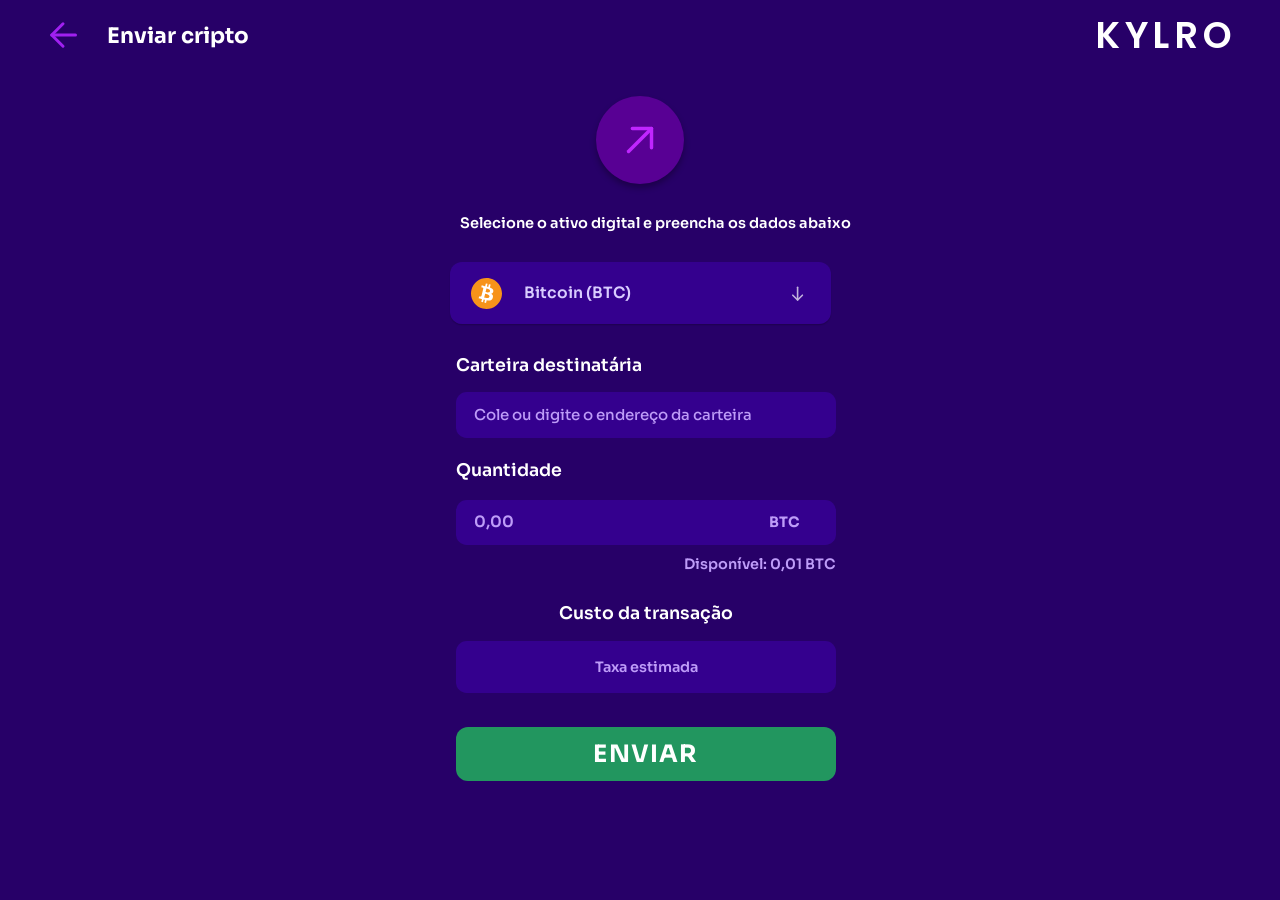
<file: enviar.html>
<!DOCTYPE html>
<html lang="pt-BR">
<head>
  <meta charset="UTF-8">
  <meta name="viewport" content="width=device-width, initial-scale=1.0">
  <title>KYLRO | Enviar cripto</title>
  <link rel="icon" href="img/favicon.svg" type="image/svg+xml">
  <link rel="icon" href="img/favicon-32.png" type="image/png" sizes="32x32">
  <link rel="apple-touch-icon" href="img/apple-touch-icon.png">
  <meta name="description" content="Simule o envio de criptomoedas da sua carteira KYLRO, com conferência de saldo e taxa de rede.">
  <meta name="theme-color" content="#4c0fd0">
  <link rel="preconnect" href="https://fonts.googleapis.com">
  <link rel="preconnect" href="https://fonts.gstatic.com" crossorigin>
  <link href="https://fonts.googleapis.com/css2?family=Poppins:wght@500;600&family=Sora:wght@400;500;600;700&display=swap" rel="stylesheet">
  <!-- liga a transição entre páginas já no HTML (não depende do CSS ter baixado) -->
  <style>@view-transition { navigation: auto; }</style>
  <link rel="stylesheet" href="css/enviar.css?v=20261127h">
  <link rel="stylesheet" href="css/navegacao.css?v=20261127h">
  <!-- navegação mais rápida: quando o dedo toca num link (ou o mouse para em cima), o navegador
       já prepara a próxima página; o início só é baixado, sem rodar antes da hora -->
  <script type="speculationrules">
    {
      "prerender": [{ "where": { "and": [{ "href_matches": "/*" }, { "not": { "href_matches": "/*index.html" } }] }, "eagerness": "moderate" }],
      "prefetch": [{ "where": { "href_matches": "/*index.html" }, "eagerness": "moderate" }]
    }
  </script>
</head>
<body>
  <main class="enviar">

    <header class="topo">
      <a href="index.html" class="back" aria-label="Voltar para o início">
        <svg viewBox="0 0 24 24"><path d="M22 12H3"/><path d="M12 3l-9 9 9 9"/></svg>
      </a>
      <h1 class="titulo">Enviar cripto</h1>
      <span class="marca">KYLRO</span>
    </header>

    <div class="icone-envio" aria-hidden="true">
      <svg viewBox="0 0 24 24"><path d="M6 18L18 6"/><path d="M8 6h10v10"/></svg>
    </div>

    <p class="instrucao">Selecione o ativo digital e preencha os dados abaixo</p>

    <form class="form" id="formEnviar" novalidate>

      <div class="ativo" id="ativo">
        <button type="button" class="ativo-atual" id="ativoBtn" aria-haspopup="listbox" aria-expanded="false">
          <span class="ativo-logo" id="ativoLogo"></span>
          <span class="ativo-nome" id="ativoNome"></span>
          <svg class="ativo-seta" viewBox="0 0 24 24"><path d="M12 4v16"/><path d="M6 14l6 6 6-6"/></svg>
        </button>
        <ul class="ativo-lista" id="ativoLista" role="listbox" hidden></ul>
      </div>

      <label class="rotulo" for="carteira">Carteira destinatária</label>
      <input class="campo" id="carteira" type="text" autocomplete="off" spellcheck="false"
             placeholder="Cole ou digite o endereço da carteira">

      <label class="rotulo" for="quantidade">Quantidade</label>
      <div class="campo campo-qtd">
        <input id="quantidade" type="text" inputmode="decimal" autocomplete="off" placeholder="0,00">
        <span class="unidade" id="unidade">BTC</span>
      </div>
      <p class="disponivel" id="disponivel" aria-live="polite"></p>

      <p class="rotulo rotulo-centro">Custo da transação</p>
      <div class="campo campo-taxa" id="taxa">Taxa estimada</div>

      <button type="submit" class="btn-enviar" id="btnEnviar">ENVIAR</button>
      <p class="aviso" id="aviso" role="status"></p>
    </form>
  </main>

  <script type="module" src="js/core/navegacao.js?v=20261127h"></script>
  <script type="module" src="js/enviar.js?v=20261127h"></script>
</body>
</html>
</file>
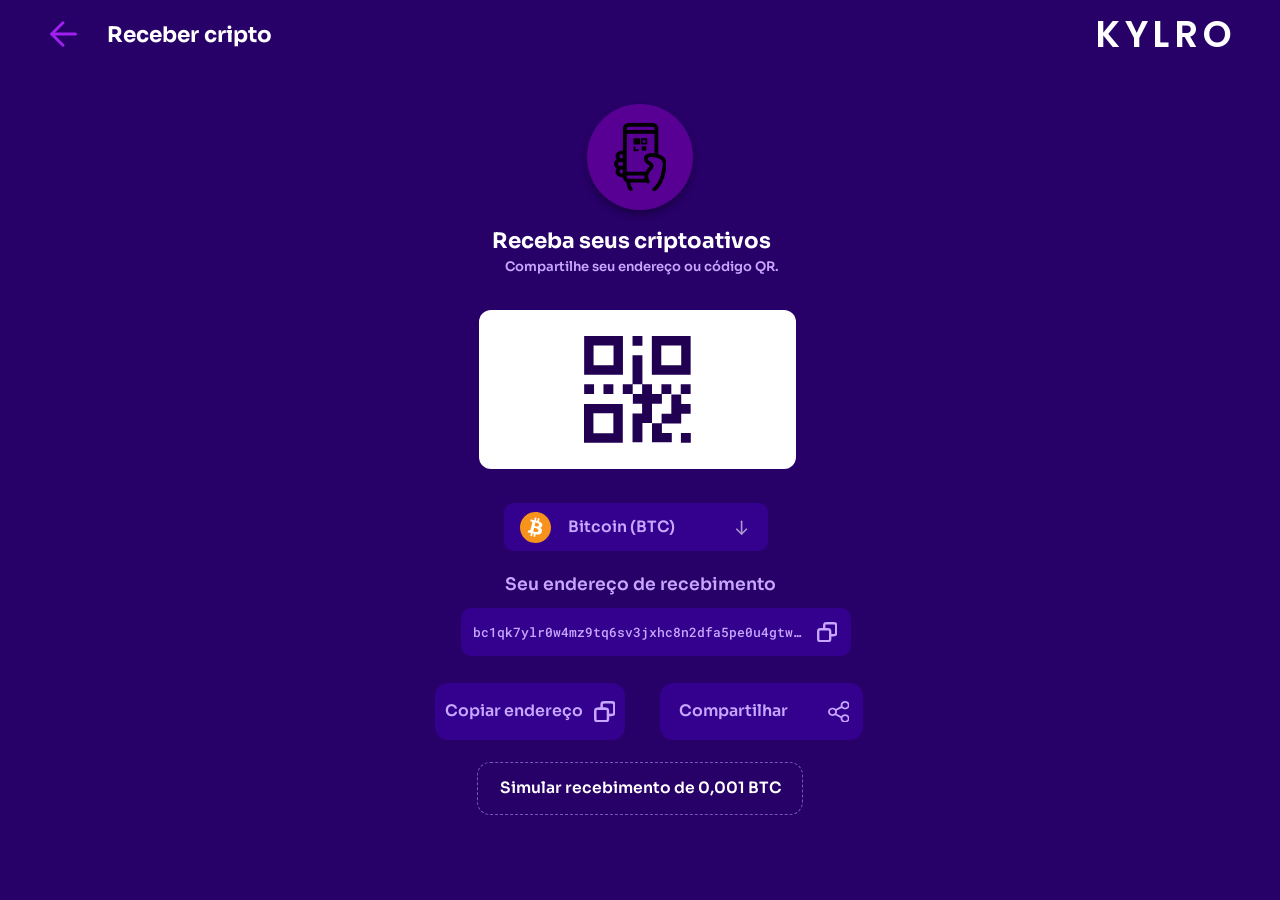
<file: receber.html>
<!DOCTYPE html>
<html lang="pt-BR">
<head>
  <meta charset="UTF-8">
  <meta name="viewport" content="width=device-width, initial-scale=1.0">
  <title>KYLRO | Receber cripto</title>
  <link rel="icon" href="img/favicon.svg" type="image/svg+xml">
  <link rel="icon" href="img/favicon-32.png" type="image/png" sizes="32x32">
  <link rel="apple-touch-icon" href="img/apple-touch-icon.png">
  <meta name="description" content="Endereços de recebimento de exemplo e QR code para cada moeda da carteira simulada KYLRO.">
  <meta name="theme-color" content="#4c0fd0">
  <link rel="preconnect" href="https://fonts.googleapis.com">
  <link rel="preconnect" href="https://fonts.gstatic.com" crossorigin>
  <link href="https://fonts.googleapis.com/css2?family=Poppins:wght@500;600&family=Roboto+Mono:wght@500&family=Sora:wght@400;500;600;700&display=swap" rel="stylesheet">
  <!-- liga a transição entre páginas já no HTML (não depende do CSS ter baixado) -->
  <style>@view-transition { navigation: auto; }</style>
  <link rel="stylesheet" href="css/receber.css?v=20261127h">
  <link rel="stylesheet" href="css/navegacao.css?v=20261127h">
  <!-- navegação mais rápida: quando o dedo toca num link (ou o mouse para em cima), o navegador
       já prepara a próxima página; o início só é baixado, sem rodar antes da hora -->
  <script type="speculationrules">
    {
      "prerender": [{ "where": { "and": [{ "href_matches": "/*" }, { "not": { "href_matches": "/*index.html" } }] }, "eagerness": "moderate" }],
      "prefetch": [{ "where": { "href_matches": "/*index.html" }, "eagerness": "moderate" }]
    }
  </script>
</head>
<body>
  <main class="receber">

    <header class="topo">
      <a href="index.html" class="back" aria-label="Voltar para o início">
        <svg viewBox="0 0 24 24"><path d="M22 12H3"/><path d="M12 3l-9 9 9 9"/></svg>
      </a>
      <h1 class="titulo">Receber cripto</h1>
      <span class="marca">KYLRO</span>
    </header>

    <!-- ícone: img/mao qr code.svg -->
    <div class="icone-receber" aria-hidden="true">
      <svg viewBox="0 0 50 65">
        <path d="M40.2036 6.69357H10.2166V10.1916H40.2036V6.69357Z"/>
        <path d="M48.0303 33.2639C46.6678 31.6291 44.6606 30.4295 42.0349 29.6746V5.24697C42.0349 2.35379 39.5706 0 36.5417 0H13.8787C10.8498 0 8.38555 2.35379 8.38555 5.24697V26.2599H6.8665C3.83755 26.2599 1.3733 28.6137 1.3733 31.5068V31.74C1.3733 32.7638 1.68293 33.7193 2.21614 34.5277C0.872137 35.4851 0 37.0149 0 38.7359V38.9691C0 40.6901 0.872137 42.2199 2.21614 43.1775C1.68312 43.9857 1.3733 44.9414 1.3733 45.965V46.1982C1.3733 49.0914 3.83755 51.4451 6.8665 51.4451H8.39068C8.46886 53.4794 9.76453 55.2207 11.6013 56.0235C11.7717 57.8604 12.3491 61.3032 14.3054 63.9879C14.6612 64.4762 15.2308 64.7378 15.8098 64.7378C16.1709 64.7378 16.5354 64.636 16.8542 64.4242C17.6843 63.8724 17.8888 62.7823 17.3111 61.9895C16.0663 60.2812 15.5529 58.0353 15.3409 56.4976H30.481C30.5308 56.57 30.5808 56.6407 30.6303 56.7093C31.2056 57.5035 32.3463 57.7025 33.1778 57.1525C34.0095 56.6029 34.2173 55.5135 33.642 54.7191C31.4595 51.7057 32.033 48.443 35.3963 44.7477C35.9579 44.2839 37.6498 42.6958 37.4502 40.5444C37.2986 38.9103 36.1485 37.5372 34.0318 36.4628C33.9688 36.4308 33.904 36.4024 33.8376 36.3778C33.7522 36.3459 31.7496 35.5769 32.0539 33.6308C32.2383 32.4525 34.758 32.1839 36.4056 32.29C40.6456 32.5644 43.6746 33.6548 45.1647 35.4428C46.2179 36.7064 46.5576 38.3501 46.2035 40.4681C46.1278 40.9202 46.0526 41.3848 45.9755 41.8602C44.9215 48.3654 43.61 56.4613 36.844 61.9143C36.0711 62.5371 35.9731 63.6405 36.6254 64.3789C36.9877 64.7889 37.5048 65 38.0257 65C38.4427 65 38.862 64.8648 39.2057 64.5876C47.0192 58.2903 48.5079 49.1033 49.5946 42.395C49.6706 41.9256 49.7449 41.4665 49.8196 41.0198C50.3386 37.9204 49.7363 35.3109 48.0303 33.2639ZM5.4932 40.7181C4.48355 40.7181 3.66213 39.9335 3.66213 38.9691V38.7359C3.66213 37.7715 4.48355 36.9869 5.4932 36.9869H6.8665H8.2398V40.7181H6.8665H5.4932ZM5.03543 31.5068C5.03543 30.5424 5.85685 29.7578 6.8665 29.7578H8.2398V33.489H6.8665C5.85685 33.489 5.03543 32.7044 5.03543 31.74V31.5068ZM8.2398 47.9472H6.8665C5.85685 47.9472 5.03543 47.1626 5.03543 46.1982V45.965C5.03543 45.0006 5.85685 44.216 6.8665 44.216H8.2398V47.9472ZM13.8787 52.9995C12.8691 52.9995 12.0477 52.2149 12.0477 51.2505V49.8039H28.7941C28.6382 50.9701 28.714 52.0403 28.9279 52.9995H13.8787ZM28.4324 33.1138C27.8604 36.7702 30.7079 38.9177 32.3921 39.5921C33.3884 40.1112 33.7747 40.5797 33.8022 40.8492C33.8407 41.2253 33.3347 41.8434 32.9824 42.1174C32.8942 42.1835 32.8123 42.2574 32.738 42.338C31.4586 43.726 30.544 45.0524 29.9123 46.3061H12.0477V5.24697C12.0477 4.28258 12.8691 3.49798 13.8787 3.49798H36.5417C37.5513 3.49798 38.3727 4.28258 38.3727 5.24697V28.9596C37.8176 28.893 37.2466 28.8382 36.6535 28.7997C32.0468 28.5035 28.8953 30.1549 28.4324 33.1138Z"/>
        <path d="M23.7747 14.5458H19.3691C18.8636 14.5458 18.4536 14.9372 18.4536 15.4203V19.6286C18.4536 20.1116 18.8636 20.5031 19.3691 20.5031H23.7747C24.2802 20.5031 24.6902 20.1116 24.6902 19.6286V15.4203C24.6902 14.9372 24.2802 14.5458 23.7747 14.5458Z"/>
        <path d="M22.5845 24.9861H20.2847V22.8768C20.2847 22.3938 19.8747 22.0023 19.3691 22.0023C18.8636 22.0023 18.4536 22.3938 18.4536 22.8768V25.8608C18.4536 26.3439 18.8636 26.7353 19.3691 26.7353H22.5845C23.0901 26.7353 23.5 26.3439 23.5 25.8608C23.5 25.3777 23.0901 24.9861 22.5845 24.9861Z"/>
        <path d="M30.6302 14.5458H26.2246C25.7191 14.5458 25.3091 14.9372 25.3091 15.4203V19.6286C25.3091 20.1116 25.7191 20.5031 26.2246 20.5031H30.6302C31.1357 20.5031 31.5457 20.1116 31.5457 19.6286V15.4203C31.5457 14.9372 31.1359 14.5458 30.6302 14.5458ZM29.7146 18.7541H27.1401V16.2948H29.7146V18.7541Z"/>
        <path d="M29.733 22.026H27.1221C26.6165 22.026 26.2065 22.4175 26.2065 22.9005V25.3941C26.2065 25.8771 26.6165 26.2686 27.1221 26.2686H29.733C30.2386 26.2686 30.6485 25.8771 30.6485 25.3941V22.9005C30.6485 22.4175 30.2386 22.026 29.733 22.026Z"/>
      </svg>
    </div>

    <h2 class="chamada">Receba seus criptoativos</h2>
    <p class="sub">Compartilhe seu endereço ou código QR.</p>

    <!-- QR: img/qr code.svg -->
    <div class="qr-box">
      <svg class="qr" viewBox="0 0 100 100" role="img" aria-label="Código QR do endereço">
        <path fill-rule="evenodd" clip-rule="evenodd" d="M0.146484 0H36.4665V36.2266H0.146484V0ZM90.7389 90.872H100V100H90.7389V90.872ZM72.9411 90.8558H82.2022V99.5518H72.9411H72.9329H63.68V81.7685H72.6481V72.7547H81.7708V54.784H91.0319V63.6186H99.8535V72.7465H91.0319V81.8745H81.9092H81.7708H72.9411V90.8558ZM45.4427 72.608H54.4108V63.48H45.7357V54.3521H54.4108V45.2241H45.5892V54.3521H36.32V45.2241H45.4346V18.1174H54.6956V45.216H63.6637V54.3439H72.4854V45.216H81.7464V54.3439H72.9411V63.4719H63.68V81.4425H54.7038V99.5599H45.4427V72.608ZM90.5843 45.216H99.8454V54.3439H90.5843V45.216ZM18.2373 45.216H27.4984V54.3439H18.2373V45.216ZM0.146484 45.216H9.40755V54.3439H0.146484V45.216ZM45.4427 0H54.7038V9.12795H45.4427V0ZM0 63.6186H36.32V99.8452H0V63.6186ZM8.82162 72.4205H27.4984V91.0513H8.82162V72.4205ZM63.5254 0H99.8454V36.2266H63.5254V0ZM72.3551 8.80196H91.0319V27.4328H72.3551V8.80196ZM8.9681 8.80196H27.6449V27.4328H8.9681V8.80196Z"/>
      </svg>
    </div>

    <div class="ativo" id="ativo">
      <button type="button" class="ativo-atual" id="ativoBtn" aria-haspopup="listbox" aria-expanded="false">
        <span class="ativo-logo" id="ativoLogo"></span>
        <span class="ativo-nome" id="ativoNome"></span>
        <svg class="ativo-seta" viewBox="0 0 24 24"><path d="M12 4v16"/><path d="M6 14l6 6 6-6"/></svg>
      </button>
      <ul class="ativo-lista" id="ativoLista" role="listbox" hidden></ul>
    </div>

    <p class="rotulo">Seu endereço de recebimento</p>

    <div class="endereco">
      <span class="endereco-txt" id="endereco"></span>
      <button type="button" class="copiar-ic" id="copiarIcone" aria-label="Copiar endereço">
        <svg class="ic-copiar" viewBox="0 0 17 17"><path d="M5.99994 6V3.66683V3.66683C5.99994 2.73341 5.99994 2.26635 6.1816 1.90983C6.34138 1.59623 6.59616 1.34144 6.90977 1.18166C7.26626 1 7.73334 1 8.66675 1H13.3334C14.2668 1 14.7333 1 15.0898 1.18166C15.4033 1.34144 15.6586 1.59623 15.8183 1.90983C16 2.26635 16 2.73306 16 3.66648V8.33317C16 9.26658 16 9.73333 15.8183 10.0898C15.6586 10.4034 15.4031 10.6587 15.0895 10.8185C14.7333 11 14.2674 11 13.3358 11H10.9999M5.99994 6H3.6668C2.73339 6 2.26634 6 1.90982 6.18166C1.59622 6.34144 1.34144 6.59622 1.18166 6.90983C1 7.26633 1 7.73342 1 8.66683V13.3335C1 14.2669 1 14.7334 1.18166 15.0899C1.34144 15.4035 1.59622 15.6587 1.90982 15.8185C2.26599 16 2.73247 16 3.66406 16H8.33625C9.26783 16 9.73365 16 10.0898 15.8185C10.4034 15.6587 10.6586 15.4032 10.8184 15.0897C10.9999 14.7335 10.9999 14.2675 10.9999 13.3359V11M5.99994 6H8.33342C9.26683 6 9.73332 6 10.0898 6.18166C10.4034 6.34144 10.6586 6.59622 10.8184 6.90983C10.9999 7.266 10.9999 7.7325 10.9999 8.66408V11"/></svg>
      </button>
    </div>

    <div class="acoes">
      <button type="button" class="acao acao-copiar" id="btnCopiar">
        <span class="acao-txt">Copiar endereço</span>
        <svg class="ic-copiar" viewBox="0 0 17 17"><path d="M5.99994 6V3.66683V3.66683C5.99994 2.73341 5.99994 2.26635 6.1816 1.90983C6.34138 1.59623 6.59616 1.34144 6.90977 1.18166C7.26626 1 7.73334 1 8.66675 1H13.3334C14.2668 1 14.7333 1 15.0898 1.18166C15.4033 1.34144 15.6586 1.59623 15.8183 1.90983C16 2.26635 16 2.73306 16 3.66648V8.33317C16 9.26658 16 9.73333 15.8183 10.0898C15.6586 10.4034 15.4031 10.6587 15.0895 10.8185C14.7333 11 14.2674 11 13.3358 11H10.9999M5.99994 6H3.6668C2.73339 6 2.26634 6 1.90982 6.18166C1.59622 6.34144 1.34144 6.59622 1.18166 6.90983C1 7.26633 1 7.73342 1 8.66683V13.3335C1 14.2669 1 14.7334 1.18166 15.0899C1.34144 15.4035 1.59622 15.6587 1.90982 15.8185C2.26599 16 2.73247 16 3.66406 16H8.33625C9.26783 16 9.73365 16 10.0898 15.8185C10.4034 15.6587 10.6586 15.4032 10.8184 15.0897C10.9999 14.7335 10.9999 14.2675 10.9999 13.3359V11M5.99994 6H8.33342C9.26683 6 9.73332 6 10.0898 6.18166C10.4034 6.34144 10.6586 6.59622 10.8184 6.90983C10.9999 7.266 10.9999 7.7325 10.9999 8.66408V11"/></svg>
      </button>
      <button type="button" class="acao acao-compartilhar" id="btnCompartilhar">
        <span class="acao-txt">Compartilhar</span>
        <!-- img/compartilhar.svg -->
        <svg class="ic-compartilhar" viewBox="0 0 15 15"><path fill-rule="evenodd" clip-rule="evenodd" d="M11.875 13.8462C10.8394 13.8462 10 13.0713 10 12.1154C10 11.1594 10.8394 10.3846 11.875 10.3846C12.9106 10.3846 13.75 11.1594 13.75 12.1154C13.75 13.0713 12.9106 13.8462 11.875 13.8462ZM3.125 9.23077C2.08938 9.23077 1.25 8.45596 1.25 7.5C1.25 6.54462 2.08938 5.76923 3.125 5.76923C4.16062 5.76923 5 6.54462 5 7.5C5 8.45596 4.16062 9.23077 3.125 9.23077ZM11.875 1.15385C12.9106 1.15385 13.75 1.92865 13.75 2.88462C13.75 3.84058 12.9106 4.61538 11.875 4.61538C10.8394 4.61538 10 3.84058 10 2.88462C10 1.92865 10.8394 1.15385 11.875 1.15385ZM11.875 9.23077C10.7688 9.23077 9.80312 9.76443 9.24749 10.5646L5.90063 8.79924C6.11688 8.40693 6.25 7.96962 6.25 7.5C6.25 7.20981 6.18938 6.93519 6.10313 6.67095L9.585 4.83462C10.1556 5.40577 10.9669 5.76923 11.875 5.76923C13.6012 5.76923 15 4.47808 15 2.88462C15 1.29115 13.6012 0 11.875 0C10.1488 0 8.75 1.29115 8.75 2.88462C8.75 3.17481 8.81062 3.44942 8.89687 3.71422L5.415 5.55C4.84438 4.97942 4.03312 4.61538 3.125 4.61538C1.39875 4.61538 0 5.90654 0 7.5C0 9.09346 1.39875 10.3846 3.125 10.3846C3.8375 10.3846 4.48687 10.1561 5.01249 9.78576L5 9.80769L8.78437 11.8039C8.77187 11.9077 8.75 12.0081 8.75 12.1154C8.75 13.7088 10.1488 15 11.875 15C13.6012 15 15 13.7088 15 12.1154C15 10.5219 13.6012 9.23077 11.875 9.23077Z"/></svg>
      </button>
    </div>

    <!-- simulação: credita uma quantidade de exemplo na carteira -->
    <button type="button" class="simular" id="btnSimular">Simular recebimento</button>

    <p class="aviso" id="aviso" role="status"></p>
  </main>

  <script type="module" src="js/core/navegacao.js?v=20261127h"></script>
  <script type="module" src="js/receber.js?v=20261127h"></script>
</body>
</html>
</file>
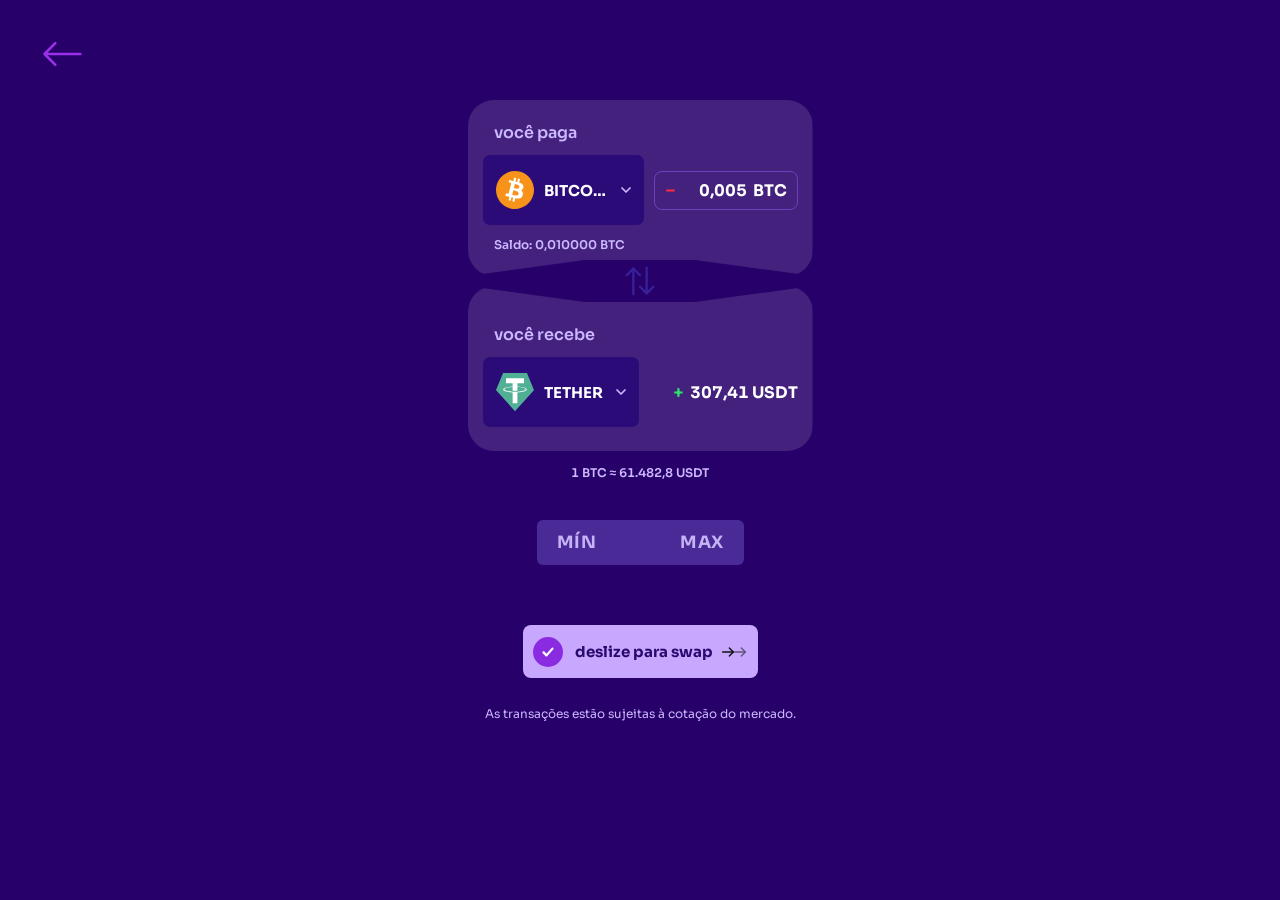
<file: swap.html>
<!DOCTYPE html>
<html lang="pt-BR">
<head>
  <meta charset="UTF-8">
  <meta name="viewport" content="width=device-width, initial-scale=1.0">
  <title>KYLRO | Swap</title>
  <link rel="icon" href="img/favicon.svg" type="image/svg+xml">
  <link rel="icon" href="img/favicon-32.png" type="image/png" sizes="32x32">
  <link rel="apple-touch-icon" href="img/apple-touch-icon.png">
  <meta name="description" content="Simule trocas entre criptomoedas pela cotação do momento: pague com BTC, SOL ou AAVE e receba USDT, ETH, XRP e outras.">
  <meta name="theme-color" content="#4c0fd0">
  <link rel="preconnect" href="https://fonts.googleapis.com">
  <link rel="preconnect" href="https://fonts.gstatic.com" crossorigin>
  <link href="https://fonts.googleapis.com/css2?family=Poppins:wght@500;600&family=Sora:wght@400;500;600;700&display=swap" rel="stylesheet">
  <!-- liga a transição entre páginas já no HTML (não depende do CSS ter baixado) -->
  <style>@view-transition { navigation: auto; }</style>
  <link rel="stylesheet" href="css/swap.css?v=20261127h">
  <link rel="stylesheet" href="css/navegacao.css?v=20261127h">
  <!-- navegação mais rápida: quando o dedo toca num link (ou o mouse para em cima), o navegador
       já prepara a próxima página; o início só é baixado, sem rodar antes da hora -->
  <script type="speculationrules">
    {
      "prerender": [{ "where": { "and": [{ "href_matches": "/*" }, { "not": { "href_matches": "/*index.html" } }] }, "eagerness": "moderate" }],
      "prefetch": [{ "where": { "href_matches": "/*index.html" }, "eagerness": "moderate" }]
    }
  </script>
</head>
<body>
  <main class="swap">

    <a href="index.html" class="back" aria-label="Voltar para o início">
      <svg viewBox="0 0 48 32"><path d="M46 16H4"/><path d="M16 3L3 16l13 13"/></svg>
    </a>

    <section class="swap-box">
      <article class="card card-pay">
        <h2 class="card-label">você paga</h2>
        <div class="card-row">
          <button type="button" class="token" id="payToken" aria-haspopup="dialog"></button>
          <!-- a pessoa digita quanto quer pagar; MÍN e MAX só preenchem este campo -->
          <label class="amount amount-campo" id="payCampo">
            <span class="sign neg" aria-hidden="true">−</span>
            <input id="payAmount" type="text" inputmode="decimal" autocomplete="off" placeholder="0" aria-label="Quantidade que você paga" aria-describedby="saldo">
            <span class="amount-unid" id="payUnidade"></span>
          </label>
        </div>
        <p class="saldo" id="saldo"></p>
      </article>

      <button class="invert" id="invertBtn" aria-label="Inverter moedas">
        <svg viewBox="0 0 40 40">
          <path d="M13 34V7"/><path d="M6 14l7-7 7 7"/>
          <path d="M27 6v27"/><path d="M20 26l7 7 7-7"/>
        </svg>
      </button>

      <article class="card card-receive">
        <h2 class="card-label">você recebe</h2>
        <div class="card-row">
          <button type="button" class="token" id="receiveToken" aria-haspopup="dialog"></button>
          <p class="amount" id="receiveAmount"></p>
        </div>
      </article>

      <p class="taxa" id="taxa" aria-live="polite"></p>
    </section>

    <div class="limits">
      <button type="button" data-limit="min">MÍN</button>
      <button type="button" data-limit="max">MAX</button>
    </div>

    <div class="slider" id="slider">
      <span class="slider-thumb" id="sliderThumb" role="button" tabindex="0"
            aria-label="Confirmar swap: deslize para a direita ou pressione Enter">
        <svg viewBox="0 0 24 24" aria-hidden="true"><path d="M6 12.5l4 4 8-9"/></svg>
      </span>
      <span class="slider-text" id="sliderText" aria-live="polite">deslize para swap</span>
      <span class="slider-arrows">
        <svg viewBox="0 0 24 24"><path d="M4 12h16"/><path d="M14 6l6 6-6 6"/></svg>
        <svg viewBox="0 0 24 24" class="soft"><path d="M4 12h16"/><path d="M14 6l6 6-6 6"/></svg>
      </span>
    </div>

    <p class="note">As transações estão sujeitas à cotação do mercado.</p>
  </main>

  <!-- lista para escolher a moeda (preenchida por js/swap.js) -->
  <div class="seletor" id="seletor" role="dialog" aria-modal="true" aria-labelledby="seletorTitulo" hidden>
    <div class="seletor-caixa">
      <header class="seletor-topo">
        <h2 class="seletor-titulo" id="seletorTitulo"></h2>
        <button type="button" class="seletor-fechar" aria-label="Fechar">
          <svg viewBox="0 0 24 24"><path d="M6 6l12 12"/><path d="M18 6L6 18"/></svg>
        </button>
      </header>
      <ul class="seletor-lista" id="seletorLista"></ul>
    </div>
  </div>

  <script type="module" src="js/core/navegacao.js?v=20261127h"></script>
  <script type="module" src="js/swap.js?v=20261127h"></script>
</body>
</html>
</file>
<file: css/style.css>
/* ===== RESET ===== */
* { margin: 0; padding: 0; box-sizing: border-box; }

:root {
  --bg: #1f0560;
  --sidebar: #4b0fc8;
  --main: #2b0870;
  --market: #2e0a78;
  --line: #5a2bd0;
  --text: #ffffff;
  --muted: #b9a2f5;
  --chip: #3c1495;
  --chip-active: #7a4ae8;
  --btn: #6a35d9;
  --green: #2ee06a;
}

html, body { height: 100%; }

body {
  font-family: 'Poppins', sans-serif;
  background: var(--bg);
  color: var(--text);
  overflow-x: hidden;
}

button { font-family: inherit; border: none; cursor: pointer; color: inherit; }
a { color: inherit; text-decoration: none; }

svg {
  fill: none;
  stroke: currentColor;
  stroke-width: 1.8;
  stroke-linecap: round;
  stroke-linejoin: round;
}

.hidden { display: none; }
.up { color: var(--green); font-weight: 600; }

/* ===== LAYOUT ===== */
.app {
  display: grid;
  grid-template-columns: 247px 1fr 380px;
  min-height: 100vh;
  gap: 2px;
}

/* ===== SIDEBAR ===== */
.sidebar {
  background: linear-gradient(180deg, #5210d6 0%, #4509b8 100%);
  padding: 40px 32px 32px;
  display: flex;
  flex-direction: column;
  border-radius: 0 10px 10px 0;
}

.brand { text-align: center; margin-bottom: 52px; }

.logo {
  font-size: 40px;
  font-weight: 500;
  letter-spacing: 6px;
  line-height: 1;
}

.tagline {
  font-size: 10px;
  letter-spacing: .5px;
  color: #d9ccff;
  margin-top: 6px;
}

.menu { display: flex; flex-direction: column; gap: 26px; flex: 1; }

.menu-item {
  display: flex;
  align-items: center;
  gap: 14px;
  font-size: 15px;
  font-weight: 600;
  opacity: .9;
  transition: .2s;
}

.menu-item svg { width: 26px; height: 26px; flex-shrink: 0; }
.menu-item:hover { opacity: 1; transform: translateX(4px); }
.menu-item.active { opacity: 1; }
.menu-item.sair { color: #ff5c70; } /* mesmo vermelho do Sair das Configurações */

.sidebar-footer hr {
  border: none;
  border-top: 1px solid rgba(255, 255, 255, .25);
  margin-bottom: 22px;
}

/* ===== PRINCIPAL ===== */
.main {
  position: relative;
  background: linear-gradient(180deg, #2c0872 0%, #290766 100%);
  padding: 50px 90px 0 92px;
  overflow: hidden;
  border-radius: 10px;
  min-height: 511px;
}

.welcome h2 { font-size: 22px; font-weight: 600; }
.welcome p { font-size: 19px; font-weight: 500; color: var(--muted); margin-top: 14px; }

.balance { margin-top: 62px; position: relative; z-index: 2; }

.balance-top { display: flex; align-items: center; gap: 22px; flex-wrap: wrap; }
.balance-top h3 { font-size: 26px; font-weight: 500; color: var(--muted); }

.eye {
  background: none;
  color: var(--muted);
  display: grid;
  place-items: center;
}
.eye svg { width: 28px; height: 28px; }

.ranges { display: flex; gap: 12px; }

.range {
  background: var(--chip);
  color: var(--muted);
  font-size: 13px;
  font-weight: 700;
  width: 38px;
  height: 28px;
  border-radius: 7px;
  transition: .2s;
}
.range:hover { background: #5a2bc0; }
.range.active { background: var(--chip-active); color: #fff; }

.balance-value {
  display: flex;
  align-items: center;
  gap: 28px;
  margin-top: 16px;
}
.balance-value strong { font-size: 25px; font-weight: 600; }

.variation {
  display: flex;
  align-items: center;
  gap: 8px;
  font-size: 15px;
  font-weight: 600;
}
.variation svg { width: 16px; height: 16px; }
.variation.up { color: var(--green); }
.variation.down { color: #ff5b6e; }

.actions { display: flex; gap: 14px; margin-top: 20px; }

.btn {
  display: flex;
  align-items: center;
  justify-content: space-between;
  gap: 24px;
  background: var(--btn);
  font-size: 14px;
  font-weight: 700;
  padding: 10px 14px;
  border-radius: 9px;
  transition: .2s;
}
.btn svg { width: 18px; height: 18px; }
.btn:hover { background: #7d4cf0; transform: translateY(-2px); }

/* gráfico principal */
.chart {
  position: absolute;
  left: 0;
  right: 0;
  bottom: 0;
  height: 310px;
  z-index: 1;
}
.chart svg { width: 100%; height: 100%; display: block; }

.chart-dot {
  position: absolute;
  width: 14px;
  height: 14px;
  border-radius: 50%;
  background: #3a2a73;
  border: 2px solid #5b7dff;
  transform: translate(-50%, -50%);
  right: 0;
  transition: top .5s;
}

/* ===== MERCADO ===== */
.market {
  background: linear-gradient(180deg, #310b80 0%, #2b0770 100%);
  border-left: 1px solid var(--line);
  padding: 22px 30px 30px 18px;
  display: flex;
  flex-direction: column;
}

.market-top {
  display: flex;
  justify-content: flex-end;
  gap: 30px;
  padding-right: 20px;
}

.icon-btn { position: relative; background: none; }
.icon-btn svg { width: 34px; height: 34px; stroke-width: 2; }

.coins {
  flex: 1;
  display: flex;
  flex-direction: column;
  justify-content: space-around;
  margin-top: 10px;
}

.coin {
  display: grid;
  grid-template-columns: 56px 1fr auto;
  align-items: center;
  gap: 4px;
  padding: 10px 0;
}

.coin-logo {
  width: 30px;
  height: 30px;
  display: grid;
  place-items: center;
  margin-top: 40px;
}

/* logos das moedas: mesma caixa quadrada para todas, sem distorcer */
.logo-moeda { display: block; width: 100%; height: auto; aspect-ratio: 1 / 1; object-fit: contain; }
/* logos escuros (ETH, XRP) ganham um círculo claro atrás para aparecer no fundo roxo */
.logo-claro { background: #f1ecff; border-radius: 50%; padding: 5px; box-sizing: border-box; } /* padding em px (não em %): padding em % é calculado pela largura do elemento pai, não do logo */
.alerta .logo-claro { padding: 3px; }
@media (max-width: 700px) { .coin-logo .logo-claro { padding: 7px; } }

.coin-name {
  text-align: center;
  font-size: 17px;
  font-weight: 600;
  letter-spacing: .5px;
}

.coins-vazio { margin: auto 0; padding: 20px; text-align: center; color: var(--muted); font-size: 14px; line-height: 1.6; }
.coins-vazio a { color: #fff; text-decoration: underline; text-underline-offset: 3px; }

.spark { width: 100%; height: 76px; }
.spark svg { width: 100%; height: 100%; display: block; }

.coin-info {
  display: flex;
  flex-direction: column;
  align-items: flex-end;
  margin-top: 36px;
  padding-left: 10px;
  font-size: 14px;
}
.coin-info small { font-size: 12px; font-weight: 600; margin-top: 4px; }

/* ===== PAINÉIS: NOTIFICAÇÕES E CONTA ===== */
.pop { position: relative; display: flex; }

.pop-painel {
  position: absolute;
  top: calc(100% + 14px);
  right: -8px;
  z-index: 20;
  width: 290px;
  max-width: calc(100vw - 32px);
  background: #3a118f;
  border: 1px solid var(--line);
  border-radius: 14px;
  padding: 18px;
  box-shadow: 0 18px 40px rgba(10, 0, 40, .5);
  text-align: left;
  animation: pop-abrir .18s ease;
}
.pop-painel[hidden] { display: none; }

@keyframes pop-abrir {
  from { opacity: 0; transform: translateY(-6px); }
  to   { opacity: 1; transform: none; }
}

.pop-titulo { font-size: 15px; font-weight: 600; }

/* notificações: estado vazio */
.pop-vazio {
  display: flex;
  flex-direction: column;
  align-items: center;
  text-align: center;
  padding: 18px 6px 6px;
}
.pop-vazio-ic {
  width: 52px;
  height: 52px;
  border-radius: 50%;
  background: var(--chip);
  display: grid;
  place-items: center;
  color: var(--muted);
}
.pop-vazio-ic svg { width: 24px; height: 24px; }
.pop-vazio strong { margin-top: 14px; font-size: 14px; font-weight: 600; }
.pop-vazio p { margin-top: 6px; font-size: 12px; line-height: 1.5; color: var(--muted); }

/* conta do usuário */
.pop-perfil { padding: 16px 10px 10px; }

.pop-conta {
  display: flex;
  align-items: center;
  gap: 12px;
  padding: 0 8px 14px;
  border-bottom: 1px solid rgba(255, 255, 255, .1);
}
.pop-avatar {
  width: 44px;
  height: 44px;
  flex-shrink: 0;
  border-radius: 50%;
  background: linear-gradient(135deg, #8b5cf6, #3b9bff);
  display: grid;
  place-items: center;
  font-size: 18px;
  font-weight: 600;
}
.pop-nome { display: block; font-size: 15px; font-weight: 600; }
.pop-verif {
  display: flex;
  align-items: center;
  gap: 6px;
  margin-top: 3px;
  font-size: 12px;
  color: var(--muted);
}
.pop-verif-selo {
  width: 14px;
  height: 14px;
  border-radius: 50%;
  background: var(--green);
  display: grid;
  place-items: center;
}
.pop-verif-ic { width: 8px; height: 8px; stroke: none; }

.pop-links { display: flex; flex-direction: column; padding: 8px 0; }
.pop-links a,
.pop-sair {
  display: flex;
  align-items: center;
  gap: 12px;
  width: 100%;
  padding: 10px 8px;
  border-radius: 8px;
  font-size: 14px;
  font-weight: 500;
  text-align: left;
  transition: background .15s;
}
.pop-links a:hover,
.pop-sair:hover { background: rgba(255, 255, 255, .07); }
.pop-links svg,
.pop-sair svg { width: 20px; height: 20px; flex-shrink: 0; }

.pop-sair {
  background: none;
  border-top: 1px solid rgba(255, 255, 255, .1);
  border-radius: 0 0 8px 8px;
  padding-top: 12px;
  color: #ff5c70;
}


/* ===== COTAÇÕES AO VIVO ===== */
.balance-value strong { transition: color .9s ease; font-variant-numeric: tabular-nums; }
.balance-value strong.carregando { opacity: .55; animation: saldo-carregando 1.2s ease-in-out infinite alternate; }
.balance-value strong.sobe { animation: saldo-sobe 1.1s ease; }
.balance-value strong.desce { animation: saldo-desce 1.1s ease; }
@keyframes saldo-carregando { to { opacity: .25; } }
@keyframes saldo-sobe { 0%, 30% { color: #6dffa0; } 100% { color: #fff; } }
@keyframes saldo-desce { 0%, 30% { color: #ff8a98; } 100% { color: #fff; } }

.ao-vivo {
  display: inline-flex;
  align-items: center;
  gap: 7px;
  font-size: 11px;
  font-weight: 600;
  letter-spacing: .4px;
  text-transform: uppercase;
  color: var(--muted);
  padding: 4px 10px;
  border-radius: 999px;
  background: rgba(255, 255, 255, .07);
}
.ao-vivo i { width: 7px; height: 7px; border-radius: 50%; background: var(--muted); }
.ao-vivo[data-estado="vivo"] i { background: var(--green); animation: ao-vivo-pulso 1.6s ease-out infinite; }
.ao-vivo[data-estado="atrasado"] i { background: #ffc84a; }
.ao-vivo[data-estado="simulado"] i { background: #ff5b6e; }
@keyframes ao-vivo-pulso {
  0% { box-shadow: 0 0 0 0 rgba(46, 224, 106, .6); }
  100% { box-shadow: 0 0 0 7px rgba(46, 224, 106, 0); }
}

.coin-info span { font-variant-numeric: tabular-nums; }
.coin-info .down { color: #ff5b6e; font-weight: 600; }
.coin-info small { font-variant-numeric: tabular-nums; }

/* ===== RESPONSIVO ===== */
@media (max-width: 1100px) {
  .app { grid-template-columns: 200px 1fr; }
  .market { grid-column: 1 / -1; border-left: none; }
  .coins { flex-direction: row; gap: 20px; }
  .main { padding: 40px 40px 0; }
  /* notificação e usuário continuam no topo direito, como no desktop */
  .app { position: relative; }
  .market-top { position: absolute; top: 22px; right: 30px; z-index: 2; }
  /* sem espaço sobrando: as linhas não esticam para encher a altura da tela */
  .app { min-height: 0; align-content: start; }
  .main { min-height: 640px; } /* altura própria: o gráfico não cobre os botões */
  .coins { justify-content: flex-start; }
}

@media (max-width: 700px) {
  .app { grid-template-columns: 1fr; }
  .sidebar { border-radius: 0; padding: 20px; }
  .brand { margin-bottom: 24px; }
  .menu { flex-direction: row; flex-wrap: wrap; gap: 16px; }
  .sidebar-footer { display: none; }
  .coins { flex-direction: column; }
  .main { padding: 30px 20px 0; min-height: 560px; }
  .balance { margin-top: 30px; }
  .market-top { top: 20px; right: 20px; padding-right: 0; }
}

@media (max-width: 420px) {
  /* telas bem estreitas: ícones numa linha própria acima do logo */
  .sidebar { padding-top: 64px; }
  .market-top { top: 16px; right: 16px; }
}

/* ===== CELULAR: tamanhos de app, fáceis de tocar (só até 700px; o PC não muda) ===== */
@media (max-width: 700px) {
  /* a altura do body precisa crescer com o conteúdo: com height: 100% o espaço
     reservado embaixo não entra na rolagem e a barra fixa cobre o último cartão */
  html, body { height: auto; }
  body { min-height: 100%; padding-bottom: calc(96px + env(safe-area-inset-bottom, 0px)); }
  .app { min-height: 0; }

  /* topo: logo à esquerda, notificação e usuário à direita, na mesma linha */
  .sidebar { padding: 20px 20px 18px; }
  .brand { text-align: left; margin-bottom: 0; }
  .logo { font-size: 30px; letter-spacing: 5px; }
  .tagline { font-size: 11px; margin-top: 6px; }
  .market-top { top: 18px; right: 12px; gap: 4px; }
  .icon-btn { width: 46px; height: 46px; display: grid; place-items: center; border-radius: 50%; }
  .icon-btn svg { width: 28px; height: 28px; }

  /* menu vira a barra de navegação fixa embaixo, como num app */
  .menu {
    position: fixed;
    left: 0;
    right: 0;
    bottom: 0;
    z-index: 9;
    flex-direction: row;
    flex-wrap: nowrap;
    justify-content: space-around;
    gap: 2px;
    padding: 8px 6px calc(8px + env(safe-area-inset-bottom, 0px));
    background: #4509b8;
    border-radius: 18px 18px 0 0;
    box-shadow: 0 -10px 30px rgba(10, 0, 40, .45);
  }
  .menu-item {
    flex: 1;
    min-width: 0;
    min-height: 56px;
    flex-direction: column;
    justify-content: center;
    gap: 4px;
    font-size: 11px;
    font-weight: 500;
    border-radius: 12px;
    opacity: .72;
  }
  .menu-item span { max-width: 100%; overflow: hidden; text-overflow: ellipsis; white-space: nowrap; }
  .menu-item svg { width: 24px; height: 24px; }
  .menu-item:hover { transform: none; }
  .menu-item.active { opacity: 1; background: rgba(255, 255, 255, .14); font-weight: 600; }
  /* "Configurações" não cabe na barra: no celular aparece como "Ajustes" */
  .menu-item[href="configuracoes.html"] span { font-size: 0; }
  .menu-item[href="configuracoes.html"] span::after { content: "Ajustes"; font-size: 11px; }

  /* saldo */
  .main { padding: 26px 20px 0; min-height: 0; border-radius: 18px; }
  .welcome h2 { font-size: 21px; }
  .welcome p { font-size: 15px; margin-top: 8px; }
  .balance { margin-top: 28px; }
  .balance-top { gap: 10px 14px; }
  .balance-top h3 { font-size: 22px; }
  .eye { width: 44px; height: 44px; }
  .eye svg { width: 26px; height: 26px; }
  .ranges { width: 100%; gap: 10px; }
  .range { flex: 1; height: 40px; font-size: 14px; border-radius: 10px; }
  /* saldo e variação na primeira linha, "ao vivo" sempre na segunda: assim nada pula
     quando o valor muda de largura (antes o selo trocava de linha e empurrava a tela) */
  .balance-value { margin-top: 18px; display: grid; grid-template-columns: auto auto; justify-content: start; align-items: center; gap: 12px 16px; }
  .balance-value .ao-vivo { grid-column: 1 / -1; justify-self: start; }
  .balance-value strong { font-size: 32px; }
  .variation { font-size: 16px; }
  .actions { gap: 12px; margin-top: 22px; }
  .btn { flex: 1; justify-content: center; gap: 10px; height: 54px; padding: 0 16px; font-size: 16px; border-radius: 14px; }
  .btn svg { width: 20px; height: 20px; }

  /* gráfico logo abaixo dos botões, sem passar por trás deles */
  .chart { position: relative; height: 210px; margin: 18px -20px 0; }

  /* moedas em cartões */
  .market { padding: 22px 16px 24px; background: none; }
  .coins { gap: 12px; margin-top: 0; }
  .coin {
    grid-template-columns: 44px 1fr auto;
    gap: 14px;
    padding: 14px 16px;
    background: rgba(255, 255, 255, .05);
    border: 1px solid rgba(255, 255, 255, .08);
    border-radius: 16px;
  }
  .coin-logo { width: 44px; height: 44px; margin-top: 0; }
  .coin-name { text-align: left; font-size: 16px; }
  .spark { height: 44px; margin-top: 4px; }
  .coin-info { margin-top: 0; padding-left: 0; font-size: 15px; }
  .coin-info small { font-size: 13px; }

  /* janelas e painéis com toques confortáveis */
  .pop-painel { top: calc(100% + 8px); }
  .pop-links a, .pop-sair { padding: 13px 10px; font-size: 15px; }
  .modal-btn { height: 50px; font-size: 15px; }
}

@media (max-width: 360px) {
  .menu-item, .menu-item[href="configuracoes.html"] span::after { font-size: 10px; }
  .btn { font-size: 15px; padding: 0 12px; }
  .coin { grid-template-columns: 38px 1fr auto; gap: 10px; padding: 12px; }
  .coin-logo { width: 38px; height: 38px; }
}

/* ===== JANELA "VOCÊ TEM CERTEZA?" (igual à das Configurações) ===== */
.modal {
  position: fixed;
  inset: 0;
  z-index: 10;
  display: grid;
  place-items: center;
  padding: 20px;
  background: rgba(15, 0, 40, .7);
  font-family: 'Sora', sans-serif;
  animation: modal-aparecer .2s ease;
}
.modal[hidden] { display: none; }

.modal-caixa {
  width: 100%;
  max-width: 340px;
  background: #39116d;
  border-radius: 12px;
  padding: 28px 24px 22px;
  text-align: center;
  box-shadow: 0 20px 50px rgba(0, 0, 0, .45);
  animation: modal-subir .25s ease;
}

.modal-ic { display: block; width: 36px; height: 36px; margin: 0 auto; stroke: none; }

.modal-titulo { margin-top: 16px; font-size: 19px; font-weight: 700; }

.modal-texto { margin-top: 8px; font-size: 12.5px; color: #cbb4f5; line-height: 1.5; }

.modal-botoes { margin-top: 22px; display: flex; gap: 12px; }

.modal-btn {
  flex: 1;
  height: 42px;
  border-radius: 8px;
  font-size: 14px;
  font-weight: 600;
  transition: filter .2s;
}
.modal-btn:hover { filter: brightness(1.12); }
.modal-btn.cancelar { background: rgba(255, 255, 255, .08); color: #fff; }
.modal-btn.confirmar { background: #ff5c70; color: #fff; }
.modal-btn:disabled { cursor: default; filter: none; opacity: .8; }

@keyframes modal-aparecer { from { opacity: 0; } to { opacity: 1; } }
@keyframes modal-subir { from { opacity: 0; transform: translateY(10px); } to { opacity: 1; transform: none; } }

/* ===== GRÁFICO INTERATIVO: valor e horário de cada ponto ===== */
.chart { cursor: crosshair; touch-action: pan-y; outline: none; }
.chart:focus-visible { box-shadow: inset 0 0 0 2px rgba(199, 167, 255, .6); border-radius: 12px; }
.chart.explorando .chart-dot { opacity: 0; }

.chart-mira {
  position: absolute;
  top: 0;
  bottom: 0;
  width: 0;
  border-left: 1.5px dashed rgba(199, 167, 255, .45);
  pointer-events: none;
}
.chart-mira[hidden] { display: none; }
.chart-mira-ponto {
  position: absolute;
  left: 0;
  width: 14px;
  height: 14px;
  border-radius: 50%;
  background: #fff;
  border: 3px solid #8b5cf6;
  box-shadow: 0 0 0 5px rgba(139, 92, 246, .25);
  transform: translate(-50%, -50%);
}

.chart-dica {
  position: absolute;
  top: 10px;
  transform: translateX(-50%);
  padding: 8px 12px;
  border-radius: 10px;
  background: rgba(30, 6, 82, .92);
  border: 1px solid rgba(185, 162, 245, .25);
  box-shadow: 0 8px 24px rgba(10, 0, 40, .4);
  white-space: nowrap;
  text-align: center;
  pointer-events: none;
  z-index: 3;
}
.chart-dica[hidden] { display: none; }
.chart-dica strong { display: block; font-size: 15px; font-weight: 600; font-variant-numeric: tabular-nums; }
.chart-dica > span { display: block; margin-top: 2px; font-size: 11.5px; color: var(--muted); }
.chart-dica .up { color: var(--green); }
.chart-dica .down { color: #ff5b6e; font-weight: 600; }

/* minigráficos dos cartões: preço e horário nas últimas 24 h */
.spark { position: relative; cursor: crosshair; touch-action: pan-y; outline: none; }
.spark:focus-visible { box-shadow: 0 0 0 2px rgba(199, 167, 255, .6); border-radius: 8px; }
.spark-mira {
  position: absolute;
  top: 0;
  bottom: 0;
  width: 0;
  border-left: 1.5px dashed rgba(199, 167, 255, .45);
  pointer-events: none;
}
.spark-mira[hidden] { display: none; }
.spark-mira-ponto {
  position: absolute;
  left: 0;
  width: 10px;
  height: 10px;
  border-radius: 50%;
  background: #fff;
  border: 2.5px solid #8b5cf6;
  transform: translate(-50%, -50%);
}
.spark-dica {
  position: absolute;
  bottom: calc(100% + 4px);
  transform: translateX(-50%);
  padding: 6px 10px;
  border-radius: 9px;
  background: rgba(30, 6, 82, .94);
  border: 1px solid rgba(185, 162, 245, .25);
  box-shadow: 0 6px 18px rgba(10, 0, 40, .4);
  white-space: nowrap;
  text-align: center;
  pointer-events: none;
  z-index: 3;
}
.spark-dica[hidden] { display: none; }
.spark-dica strong { display: block; font-size: 13px; font-weight: 600; font-variant-numeric: tabular-nums; }
.spark-dica span { display: block; margin-top: 1px; font-size: 11px; color: var(--muted); }

/* ===== NOTIFICAÇÕES E ALERTAS DE PREÇO ===== */
.badge {
  position: absolute;
  top: 0;
  right: 2px;
  width: 9px;
  height: 9px;
  border-radius: 50%;
  background: #ff2d3d;
  box-shadow: 0 0 0 2px #2e0a78;
}
.badge[hidden] { display: none; }
.notif.balanca svg { animation: sino 0.7s ease; transform-origin: 50% 10%; }
@keyframes sino {
  20% { transform: rotate(14deg); }
  40% { transform: rotate(-12deg); }
  60% { transform: rotate(8deg); }
  80% { transform: rotate(-4deg); }
}

.pop-notif { width: 340px; max-height: min(78vh, 620px); overflow-y: auto; overscroll-behavior: contain; }
.pop-cabeca { display: flex; align-items: center; justify-content: space-between; gap: 10px; }
.pop-link {
  background: none;
  color: var(--muted);
  font-size: 13px;
  font-weight: 600;
  padding: 6px 8px;
  margin: -6px -8px;
  border-radius: 6px;
}
.pop-link:hover { color: #fff; background: rgba(255, 255, 255, .07); }

.notif-lista { list-style: none; margin-top: 10px; display: flex; flex-direction: column; gap: 6px; }
.notif-lista:empty { display: none; }
.notif {
  display: flex;
  gap: 10px;
  padding: 10px;
  border-radius: 10px;
  background: rgba(255, 255, 255, .05);
}
.notif.nova { background: rgba(139, 92, 246, .22); }
.notif-ic {
  width: 30px;
  height: 30px;
  flex-shrink: 0;
  border-radius: 50%;
  background: var(--chip);
  display: grid;
  place-items: center;
  color: #c7a7ff;
}
.notif-ic svg { width: 16px; height: 16px; }
.notif strong { display: block; font-size: 13px; font-weight: 600; }
.notif span { display: block; margin-top: 2px; font-size: 12px; color: var(--muted); }

.pop-vazio[hidden] { display: none; }

.alertas { margin-top: 16px; padding-top: 14px; border-top: 1px solid rgba(255, 255, 255, .1); }
.pop-subtitulo { font-size: 14px; font-weight: 600; }
.alerta-lista { list-style: none; margin-top: 8px; display: flex; flex-direction: column; gap: 4px; }
.alerta {
  display: flex;
  align-items: center;
  gap: 10px;
  padding: 6px 4px 6px 8px;
  border-radius: 8px;
  background: rgba(255, 255, 255, .05);
  font-size: 13px;
}
.alerta .logo-moeda { width: 22px; height: 22px; flex-shrink: 0; }
.alerta span { flex: 1; }
.alerta-remover {
  width: 32px;
  height: 32px;
  flex-shrink: 0;
  display: grid;
  place-items: center;
  border-radius: 50%;
  background: none;
  color: var(--muted);
}
.alerta-remover:hover { background: rgba(255, 255, 255, .08); color: #fff; }
.alerta-remover svg { width: 16px; height: 16px; }
.alerta-vazio { font-size: 12.5px; color: var(--muted); padding: 2px 0; }

.alerta-form { margin-top: 12px; }
.alerta-frase { font-size: 12.5px; color: var(--muted); margin-bottom: 6px; }
.alerta-linha { display: flex; gap: 8px; margin-top: 8px; }
.alerta-form select,
.alerta-valor {
  height: 40px;
  border-radius: 9px;
  border: 1px solid rgba(185, 162, 245, .28);
  background: rgba(255, 255, 255, .06);
  color: #fff;
  font: 500 13px/1 'Poppins', sans-serif;
}
.alerta-form select { flex: 1; min-width: 0; padding: 0 8px; }
.alerta-form select option { background: #3a118f; color: #fff; }
.alerta-valor { flex: 1; min-width: 0; display: flex; align-items: center; gap: 4px; padding-left: 10px; }
.alerta-valor span { color: var(--muted); font-size: 13px; }
.alerta-valor input {
  flex: 1;
  min-width: 0;
  height: 100%;
  border: none;
  background: none;
  color: #fff;
  font: inherit;
  font-variant-numeric: tabular-nums;
  outline: none;
}
.alerta-form select:focus-visible,
.alerta-valor:focus-within { border-color: #8b5cf6; box-shadow: 0 0 0 3px rgba(139, 92, 246, .25); outline: none; }
.alerta-criar {
  height: 40px;
  padding: 0 14px;
  border-radius: 9px;
  background: linear-gradient(90deg, #7c3aed, #5b6cff);
  font-size: 13px;
  font-weight: 600;
  white-space: nowrap;
}
.alerta-criar:hover { filter: brightness(1.1); }
.alerta-dica { min-height: 18px; margin-top: 8px; font-size: 12px; color: var(--muted); }
.alerta-dica.erro { color: #ff8a98; }
.alerta-dica.ok { color: var(--green); }

/* aviso que aparece quando um alerta é atingido */
.toast {
  position: fixed;
  top: calc(16px + env(safe-area-inset-top, 0px));
  left: 50%;
  z-index: 50;
  width: min(360px, calc(100vw - 32px));
  padding: 12px 16px;
  border-radius: 14px;
  background: #3a118f;
  border: 1px solid var(--line);
  box-shadow: 0 18px 40px rgba(10, 0, 40, .55);
  transform: translateX(-50%);
  animation: toast-entra .35s cubic-bezier(.16, 1, .3, 1);
}
.toast[hidden] { display: none; }
.toast.saindo { animation: toast-sai .3s ease forwards; }
.toast strong { display: block; font-size: 14px; font-weight: 600; }
.toast span { display: block; margin-top: 2px; font-size: 13px; color: var(--muted); }
@keyframes toast-entra { from { opacity: 0; transform: translate(-50%, -12px); } }
@keyframes toast-sai { to { opacity: 0; transform: translate(-50%, -12px); } }

@media (max-width: 700px) {
  .badge { top: 8px; right: 9px; }
  .pop-notif { width: 340px; max-height: calc(100vh - 190px); }
  .alerta-form select, .alerta-valor, .alerta-criar { height: 46px; font-size: 14px; }
  .alerta-valor input { font-size: 16px; } /* 16px: o iPhone não dá zoom no campo */
}

@media (prefers-reduced-motion: reduce) {
  .notif.balanca svg, .toast, .toast.saindo { animation: none; }
}

/* ===== TRANSIÇÃO ENTRE PÁGINAS (View Transitions) =====
   A página atual some rápido e a próxima entra subindo de leve. A barra de navegação
   do celular tem nome próprio na transição: fica parada no lugar enquanto o resto troca.
   Navegadores sem suporte simplesmente trocam de página como antes. */
@view-transition { navigation: auto; }
::view-transition-old(root) { animation: pagina-sai .16s ease-in both; }
::view-transition-new(root) { animation: pagina-entra .28s cubic-bezier(.16, 1, .3, 1) both; }
::view-transition-group(nav-app) { animation-duration: .2s; }
@keyframes pagina-sai { to { opacity: 0; } }
@keyframes pagina-entra { from { opacity: 0; transform: translateY(10px); } }
@media (prefers-reduced-motion: reduce) {
  ::view-transition-old(root), ::view-transition-new(root), ::view-transition-group(nav-app) { animation: none; }
}
@media (max-width: 700px) { .menu { view-transition-name: nav-app; } }
</file>
<file: css/splash.css>
/* ===========================
   KYLRO - Entrada ao abrir o site
   Só opacidade e transform são animados (o navegador faz isso na placa de vídeo,
   sem redesenhar a tela a cada quadro), para a animação ficar lisa.
   =========================== */

.splash {
  position: fixed;
  inset: 0;
  z-index: 100;
  display: grid;
  place-items: center;
  padding: 24px;
  overflow: hidden;
  cursor: pointer;
  /* roxo profundo da carteira (quase opaco, dispensa desfocar a página por trás) */
  background: radial-gradient(120% 90% at 50% 40%, #2a0870 0%, #15033c 60%, #0c0124 100%);
  opacity: 0;
  will-change: opacity;
  contain: strict;
}
/* abertura do site: o mesmo roxo cobre a tela desde o primeiro quadro,
   para o Dashboard não "piscar" antes da entrada; sai quando a entrada começa a se dissolver */
html.kylro-abertura::before {
  content: '';
  position: fixed;
  inset: 0;
  z-index: 99;
  background: radial-gradient(120% 90% at 50% 40%, #2a0870 0%, #15033c 60%, #0c0124 100%);
}

/* fica montada e pronta, mas invisível e sem receber cliques */
.splash[hidden] { visibility: hidden; }
/* pré-aquecimento: desenhada uma vez, quase transparente, logo após a página carregar */
.splash.aquecendo { visibility: visible; opacity: .001; pointer-events: none; }
.splash.aquecendo .splash-brilho,
.splash.aquecendo .splash-marca span,
.splash.aquecendo .splash-frase { opacity: 1; }
.splash.aquecendo .splash-linha { transform: scaleX(1); }

/* brilho suave atrás da marca, nas cores do gráfico */
.splash-brilho {
  position: absolute;
  width: min(680px, 130vw);
  aspect-ratio: 1;
  left: 50%;
  top: 50%;
  border-radius: 50%;
  background: radial-gradient(circle, rgba(139, 92, 246, .34) 0%, rgba(59, 155, 255, .1) 36%, rgba(59, 155, 255, 0) 66%);
  opacity: 0;
  transform: translate(-50%, -55%) scale(.85);
  will-change: opacity, transform;
  pointer-events: none;
}

.splash-conteudo {
  position: relative;
  display: flex;
  flex-direction: column;
  align-items: center;
  text-align: center;
  will-change: opacity, transform;
}

/* marca: cada letra sobe e aparece, uma depois da outra */
.splash-marca {
  display: flex;
  font-family: 'Poppins', sans-serif;
  font-size: clamp(46px, 11vw, 84px);
  font-weight: 600;
  line-height: 1;
  color: #fff;
  letter-spacing: .14em;
  margin-right: -.14em; /* compensa o espaço depois da última letra */
  text-shadow: 0 0 24px rgba(167, 139, 250, .4);
}
.splash-marca span {
  display: inline-block;
  opacity: 0;
  transform: translateY(22px) scale(.96);
  will-change: opacity, transform;
}

/* linha fina que se desenha do centro para as pontas (roxo → azul do gráfico) */
.splash-linha {
  display: block;
  width: min(260px, 60vw);
  height: 2px;
  margin-top: 26px;
  border-radius: 2px;
  background: linear-gradient(90deg, rgba(139, 92, 246, 0), #8b5cf6 20%, #3b9bff 80%, rgba(59, 155, 255, 0));
  transform: scaleX(0);
  will-change: transform;
}

.splash-frase {
  margin-top: 22px;
  font-family: 'Sora', sans-serif;
  font-size: clamp(15px, 3.6vw, 21px);
  font-weight: 400;
  letter-spacing: .02em;
  color: #e4dcff;
  opacity: 0;
  transform: translateY(12px);
  will-change: opacity, transform;
}
.splash-frase strong {
  font-weight: 600;
  background: linear-gradient(90deg, #c7a7ff, #8fc7ff);
  -webkit-background-clip: text;
  background-clip: text;
  color: transparent;
}

/* ---------- linha do tempo (começa quando a classe .ativa entra) ---------- */
/* curva "ease-out" longa: começa decidida e pousa suavemente */
.splash.ativa { animation: splash-entra .8s cubic-bezier(.16, 1, .3, 1) forwards; }
.splash.ativa .splash-brilho { animation: splash-brilho 2.4s cubic-bezier(.33, 1, .68, 1) .1s forwards; }
.splash.ativa .splash-marca span {
  animation: splash-letra .9s cubic-bezier(.16, 1, .3, 1) forwards;
  animation-delay: calc(.15s + var(--i) * .06s);
}
.splash.ativa .splash-linha { animation: splash-linha .8s cubic-bezier(.65, 0, .35, 1) .55s forwards; }
.splash.ativa .splash-frase { animation: splash-frase .9s cubic-bezier(.16, 1, .3, 1) .8s forwards; }

/* saída: tudo sobe levemente e se dissolve */
.splash.saindo { animation: splash-sai .6s cubic-bezier(.65, 0, .35, 1) forwards; }
.splash.saindo .splash-conteudo { animation: splash-conteudo-sai .6s cubic-bezier(.65, 0, .35, 1) forwards; }

@keyframes splash-entra { from { opacity: 0; } to { opacity: 1; } }
@keyframes splash-sai { from { opacity: 1; } to { opacity: 0; } }
@keyframes splash-letra { to { opacity: 1; transform: none; } }
@keyframes splash-linha { to { transform: scaleX(1); } }
@keyframes splash-frase { to { opacity: 1; transform: none; } }
@keyframes splash-brilho {
  0%   { opacity: 0;   transform: translate(-50%, -55%) scale(.85); }
  50%  { opacity: 1;   transform: translate(-50%, -55%) scale(1); }
  100% { opacity: .8;  transform: translate(-50%, -55%) scale(1.05); }
}
@keyframes splash-conteudo-sai {
  to { opacity: 0; transform: translateY(-16px) scale(.985); }
}

/* quem prefere menos movimento vê só um esmaecer simples */
@media (prefers-reduced-motion: reduce) {
  .splash.ativa .splash-marca span,
  .splash.ativa .splash-frase,
  .splash.ativa .splash-linha { animation-duration: .01s; animation-delay: 0s; }
  .splash.ativa .splash-brilho { animation: none; opacity: .7; }
  .splash.saindo .splash-conteudo { animation: none; }
}

/* ===========================
   Tela "Olá, como podemos te chamar?" (js/nome.js)
   Só a pergunta, no mesmo fundo e brilho da entrada (a marca KYLRO fica para a entrada).
   Tamanhos iguais aos do resto do site: no celular o campo e o botão têm a altura
   e a letra dos botões Enviar/Receber do início.
   =========================== */
.nome-tela {
  position: fixed;
  inset: 0;
  z-index: 101; /* acima da cobertura e da entrada */
  display: grid;
  place-items: center;
  padding: 32px 20px calc(32px + env(safe-area-inset-bottom, 0px));
  overflow-x: hidden;
  overflow-y: auto;
  background: radial-gradient(120% 90% at 50% 40%, #2a0870 0%, #15033c 60%, #0c0124 100%);
  color: #fff;
  font-family: 'Poppins', sans-serif;
}

.nome-brilho {
  position: absolute;
  width: min(720px, 140vw);
  aspect-ratio: 1;
  left: 50%;
  top: 50%;
  border-radius: 50%;
  background: radial-gradient(circle, rgba(139, 92, 246, .32) 0%, rgba(59, 155, 255, .1) 36%, rgba(59, 155, 255, 0) 66%);
  transform: translate(-50%, -60%) scale(.85);
  opacity: 0;
  pointer-events: none;
}
.nome-tela.ativa .nome-brilho { animation: nome-brilho 3s cubic-bezier(.33, 1, .68, 1) forwards; }
@keyframes nome-brilho {
  0%   { opacity: 0;  transform: translate(-50%, -60%) scale(.85); }
  60%  { opacity: 1;  transform: translate(-50%, -60%) scale(1); }
  100% { opacity: .85; transform: translate(-50%, -60%) scale(1.04); }
}

.nome-caixa {
  position: relative;
  width: 100%;
  max-width: 440px;
  display: flex;
  flex-direction: column;
}

/* pergunta: "Olá," em cima, a pergunta grande embaixo, com o degradê roxo → azul do gráfico */
.nome-titulo { display: flex; flex-direction: column; gap: 6px; font-weight: 600; }
.nome-ola {
  font-size: 24px;
  font-weight: 500;
  color: #c9b8f5;
}
.nome-pergunta {
  font-size: 40px;
  line-height: 1.15;
  letter-spacing: -.01em;
  text-wrap: balance;
}
.nome-pergunta em {
  font-style: normal;
  background: linear-gradient(90deg, #c7a7ff, #8b9cff 50%, #8fc7ff);
  -webkit-background-clip: text;
  background-clip: text;
  color: transparent;
}

.nome-campo { margin-top: 36px; }
/* rótulo só para leitores de tela: na tela, a pergunta já diz o que digitar */
.nome-rotulo {
  position: absolute;
  width: 1px;
  height: 1px;
  overflow: hidden;
  clip-path: inset(50%);
  white-space: nowrap;
}
.nome-input {
  width: 100%;
  height: 60px;
  padding: 0 20px;
  border-radius: 14px;
  border: 1.5px solid rgba(185, 162, 245, .3);
  background: rgba(255, 255, 255, .06);
  color: #fff;
  font: 500 18px/1 'Poppins', sans-serif;
  outline: none;
  transition: border-color .2s, background .2s, box-shadow .2s;
}
.nome-input::placeholder { color: rgba(201, 184, 245, .55); }
.nome-input:focus {
  border-color: #8b5cf6;
  background: rgba(255, 255, 255, .09);
  box-shadow: 0 0 0 4px rgba(139, 92, 246, .22);
}
.nome-tela.com-erro .nome-input { border-color: #ff5b6e; box-shadow: 0 0 0 4px rgba(255, 91, 110, .16); }

.nome-erro {
  min-height: 22px;
  margin-top: 10px;
  padding-left: 4px;
  font-size: 14px;
  font-weight: 500;
  color: #ff8a98;
}

.nome-btn {
  width: 100%;
  height: 60px;
  margin-top: 8px;
  display: flex;
  align-items: center;
  justify-content: center;
  gap: 10px;
  border: none;
  border-radius: 14px;
  background: linear-gradient(90deg, #7c3aed, #5b6cff 60%, #3b9bff);
  color: #fff;
  font: 700 17px/1 'Poppins', sans-serif;
  cursor: pointer;
  box-shadow: 0 10px 30px rgba(91, 108, 255, .35);
  transition: filter .2s, box-shadow .2s, transform .15s;
}
.nome-btn svg { width: 20px; height: 20px; fill: none; stroke: currentColor; stroke-width: 2.2; stroke-linecap: round; stroke-linejoin: round; transition: transform .2s; }
.nome-btn:hover:not(:disabled) { filter: brightness(1.1); }
.nome-btn:hover:not(:disabled) svg { transform: translateX(3px); }
.nome-btn:active:not(:disabled) { transform: scale(.98); }
.nome-btn:focus-visible { outline: 2px solid #c7a7ff; outline-offset: 3px; }
.nome-btn:disabled { cursor: default; box-shadow: none; filter: saturate(.55) brightness(.8); }

/* entrada da tela: cada parte sobe e aparece, uma depois da outra */
.nome-ola, .nome-pergunta, .nome-campo, .nome-erro, .nome-btn { opacity: 0; transform: translateY(14px); }
.nome-tela.ativa :is(.nome-ola, .nome-pergunta, .nome-campo, .nome-erro, .nome-btn) {
  animation: splash-frase 1s cubic-bezier(.16, 1, .3, 1) forwards;
}
.nome-tela.ativa .nome-ola { animation-delay: .15s; }
.nome-tela.ativa .nome-pergunta { animation-delay: .3s; }
.nome-tela.ativa .nome-campo,
.nome-tela.ativa .nome-erro { animation-delay: .5s; }
.nome-tela.ativa .nome-btn { animation-delay: .6s; }

/* nome recusado: a caixa balança de leve */
.nome-caixa.treme { animation: nome-treme .4s ease; }
@keyframes nome-treme {
  20% { transform: translateX(-8px); }
  40% { transform: translateX(7px); }
  60% { transform: translateX(-5px); }
  80% { transform: translateX(3px); }
}

/* depois de entrar: a pergunta sobe e some, e a tela se dissolve no roxo da entrada */
.nome-tela.confirmado { animation: splash-sai .7s cubic-bezier(.65, 0, .35, 1) forwards; pointer-events: none; }
.nome-tela.confirmado .nome-caixa { animation: splash-conteudo-sai .6s cubic-bezier(.65, 0, .35, 1) forwards; }

/* celular: mesmas medidas do resto do site (margem de 20px, botões de 54px, letra 16px) */
@media (max-width: 700px) {
  .nome-tela { padding-bottom: calc(14vh + env(safe-area-inset-bottom, 0px)); } /* um pouco acima do meio, longe do teclado */
  .nome-ola { font-size: 21px; }
  .nome-pergunta { font-size: 32px; }
  .nome-campo { margin-top: 30px; }
  .nome-input { height: 54px; padding: 0 18px; font-size: 16px; } /* 16px: o iPhone não dá zoom no campo */
  .nome-erro { font-size: 13px; }
  .nome-btn { height: 54px; font-size: 16px; }
}
@media (max-width: 360px) {
  .nome-pergunta { font-size: 28px; }
  .nome-btn { font-size: 15px; }
}

@media (prefers-reduced-motion: reduce) {
  .nome-tela.ativa :is(.nome-ola, .nome-pergunta, .nome-campo, .nome-erro, .nome-btn) {
    animation-duration: .01s;
    animation-delay: 0s;
  }
  .nome-tela.ativa .nome-brilho { animation: none; opacity: .7; }
  .nome-caixa.treme { animation: none; }
}
</file>
<file: css/atividade.css>
* { margin: 0; padding: 0; box-sizing: border-box; }

:root {
  --bg: #270068;
  --roxo: #a020f0;
  --icone-bg: #49227c;
  --texto: #ffffff;
  --suave: #b8a0e8;
  --verde: #34c759;
  --vermelho: #ff0000;
  --linha-1: #300a6d;
  --linha-2: #401d77;
}

html, body { min-height: 100%; }

body {
  font-family: 'Sora', sans-serif;
  background: var(--bg);
  color: var(--texto);
}

button { font-family: inherit; color: inherit; border: none; background: none; cursor: pointer; }
a { color: inherit; text-decoration: none; }

svg {
  fill: none;
  stroke: currentColor;
  stroke-width: 2.4;
  stroke-linecap: round;
  stroke-linejoin: round;
}

/* ===== PÁGINA ===== */
.atividade {
  max-width: 868px;
  margin: 0 auto;
  padding: 21px 20px 40px 42px;
}

/* ===== TOPO ===== */
.topo {
  display: flex;
  align-items: flex-start;
  margin-left: -11px;
}

.back {
  color: var(--roxo);
  display: flex;
  transition: transform .2s;
}
.back svg { width: 32px; height: 32px; stroke-width: 2.3; }
.back:hover { transform: translateX(-4px); }

.titulo {
  margin-left: 38px;
  margin-top: 2px;
  font-size: 24.5px;
  font-weight: 700;
  line-height: 1.1;
}

.sub {
  margin-left: 38px;
  margin-top: 25px;
  font-size: 14.4px;
  font-weight: 600;
  color: var(--suave);
}

/* ===== FILTRO ===== */
.filtros { margin-top: 12px; display: flex; gap: 10px; }

.filtro {
  width: 92px;
  height: 36px;
  border-radius: 9px;
  background: var(--roxo);
  font-size: 13.5px;
  font-weight: 600;
}

/* ===== LISTA ===== */
.dia {
  margin-top: 22px;
  font-size: 16.5px;
  font-weight: 600;
  color: var(--suave);
  line-height: 1;
}
.lista .dia:first-child { margin-top: 31px; }

.item {
  display: flex;
  align-items: center;
  gap: 13px;
  padding: 29px 0 25px;
  position: relative;
}

/* linha divisória com dois tons, como no layout */
.item::after {
  content: '';
  position: absolute;
  left: 0;
  right: 0;
  bottom: 0;
  height: 2px;
  background: linear-gradient(var(--linha-1) 50%, var(--linha-2) 50%);
}
.dia + .item { padding-top: 31px; }
.lista .dia:first-child + .item { padding-top: 21px; }

.item-ic {
  width: 40px;
  height: 40px;
  flex-shrink: 0;
  border-radius: 50%;
  background: var(--icone-bg);
  display: grid;
  place-items: center;
  align-self: flex-start;
  margin-top: 1px;
}
.item-ic svg { stroke: none; }
.ic-seta { width: 11px; height: 10px; }
.ic-swap { width: 23px; height: 25px; }

.item-info { flex: 1; min-width: 0; }

.item-nome {
  font-size: 16.6px;
  font-weight: 600;
  line-height: 1.25;
}

.item-hora {
  margin-top: 6px;
  margin-left: 1px;
  font-size: 13.5px;
  font-weight: 600;
  color: var(--suave);
}

.item-valor {
  font-size: 16.5px;
  font-weight: 600;
  text-align: right;
  white-space: nowrap;
  margin-top: -2px;
}
.item-valor.pos { color: var(--verde); }
.item-valor.neg { color: var(--vermelho); }

/* ===== RESPONSIVO ===== */
@media (max-width: 600px) {
  .atividade { padding: 22px 16px 32px; }
  .topo { margin-left: -4px; }
  .titulo, .sub { margin-left: 20px; }
  .titulo { font-size: 22px; }
  .sub { margin-top: 10px; font-size: 13px; }
  .filtros { margin-top: 20px; }
  .item { gap: 12px; }
  .item-nome { font-size: 15px; }
  .item-hora { font-size: 12.5px; }
  .item-valor { font-size: 14px; }
}

@media (max-width: 380px) {
  .item-valor { white-space: normal; max-width: 90px; }
}

/* valor recebido em cima e valor pago embaixo (swap) */
.item-direita { text-align: right; align-self: flex-start; }
.item-detalhe { margin-top: 6px; font-size: 13px; font-weight: 600; color: var(--suave); white-space: nowrap; }
.vazio { margin-top: 32px; font-size: 14px; color: var(--suave); line-height: 1.6; }
@media (max-width: 600px) { .item-detalhe { font-size: 12px; } }
</file>
<file: css/navegacao.css>
/* ===========================
   KYLRO - Barra de navegação do celular (páginas internas)
   Mesmas medidas da barra do início (css/style.css): fixa embaixo, só até 700px.
   No computador as páginas internas continuam só com a seta de voltar.
   =========================== */

.nav-app { display: none; }

@media (max-width: 700px) {
  /* espaço no fim da página para o conteúdo não ficar atrás da barra */
  body { padding-bottom: calc(96px + env(safe-area-inset-bottom, 0px)); }

  .nav-app {
    position: fixed;
    left: 0;
    right: 0;
    bottom: 0;
    z-index: 9; /* abaixo das janelas e da lista de moedas (z-index 10), que cobrem a barra quando abertas */
    display: flex;
    justify-content: space-around;
    gap: 2px;
    padding: 8px 6px calc(8px + env(safe-area-inset-bottom, 0px));
    background: #4509b8;
    border-radius: 18px 18px 0 0;
    box-shadow: 0 -10px 30px rgba(10, 0, 40, .45);
    font-family: 'Poppins', sans-serif;
  }

  .nav-app a {
    flex: 1;
    min-width: 0;
    min-height: 56px;
    display: flex;
    flex-direction: column;
    align-items: center;
    justify-content: center;
    gap: 4px;
    border-radius: 12px;
    color: #fff;
    text-decoration: none;
    font-size: 11px;
    font-weight: 500;
    opacity: .72;
    transition: opacity .2s, background .2s;
  }
  .nav-app a[aria-current="page"] { opacity: 1; background: rgba(255, 255, 255, .14); font-weight: 600; }

  .nav-app svg {
    width: 24px;
    height: 24px;
    flex-shrink: 0;
    fill: none;
    stroke: currentColor;
    stroke-width: 1.8;
    stroke-linecap: round;
    stroke-linejoin: round;
  }
  .nav-app span { max-width: 100%; overflow: hidden; text-overflow: ellipsis; white-space: nowrap; }
}

@media (max-width: 360px) {
  .nav-app a { font-size: 10px; }
}

/* ===== TRANSIÇÃO ENTRE PÁGINAS (View Transitions) =====
   A página atual some rápido e a próxima entra subindo de leve. A barra de navegação
   do celular tem nome próprio na transição: fica parada no lugar enquanto o resto troca.
   Navegadores sem suporte simplesmente trocam de página como antes. */
@view-transition { navigation: auto; }
::view-transition-old(root) { animation: pagina-sai .16s ease-in both; }
::view-transition-new(root) { animation: pagina-entra .28s cubic-bezier(.16, 1, .3, 1) both; }
::view-transition-group(nav-app) { animation-duration: .2s; }
@keyframes pagina-sai { to { opacity: 0; } }
@keyframes pagina-entra { from { opacity: 0; transform: translateY(10px); } }
@media (prefers-reduced-motion: reduce) {
  ::view-transition-old(root), ::view-transition-new(root), ::view-transition-group(nav-app) { animation: none; }
}
@media (max-width: 700px) { .nav-app { view-transition-name: nav-app; } }
</file>
<file: css/carteira.css>
* { margin: 0; padding: 0; box-sizing: border-box; }

:root {
  --bg: #270068;
  --roxo: #a020f0;
  --texto: #ffffff;
  --suave: #b8a0e8;
  --verde: #34c759;
  --vermelho: #ff5b6e;
  --linha-1: #2b056a;
  --linha-2: #45227a;
}

html, body { min-height: 100%; }

body {
  font-family: 'Sora', sans-serif;
  background: var(--bg);
  color: var(--texto);
}

a { color: inherit; text-decoration: none; }

svg {
  fill: none;
  stroke: currentColor;
  stroke-width: 2.4;
  stroke-linecap: round;
  stroke-linejoin: round;
}

/* ===== PÁGINA ===== */
.carteira {
  max-width: 833px;
  margin: 0 auto;
  padding: 20px 3px 40px 30px;
}

/* ===== TOPO (mesmo padrão da Atividade) ===== */
.topo {
  display: flex;
  align-items: flex-start;
}

.back {
  color: var(--roxo);
  display: flex;
  transition: transform .2s;
}
.back svg { width: 31px; height: 31px; stroke-width: 2.3; }
.back:hover { transform: translateX(-4px); }

.titulo {
  margin-left: 36px;
  margin-top: 3px;
  font-size: 23.5px;
  font-weight: 700;
  line-height: 1.1;
}

.sub {
  margin-left: 36px;
  margin-top: 24px;
  font-size: 14px;
  font-weight: 600;
  color: var(--suave);
}

/* ===== ATIVOS ===== */
.ativos { margin-left: 27px; }

.ativos-titulo {
  margin-top: 63px;
  margin-left: 9px;
  font-size: 19.5px;
  font-weight: 600;
  line-height: 1;
}

.ativos-qtd {
  margin-top: 2px;
  margin-right: 9px;
  text-align: right;
  font-size: 14px;
  font-weight: 600;
  color: var(--suave);
  line-height: 1;
}

.item {
  position: relative;
  display: flex;
  align-items: center;
  gap: 16px;
  padding: 8px 11px 24px 5px;
}
.item + .item { padding-top: 29px; padding-bottom: 25px; }

/* linha divisória com dois tons, como no layout */
.item::after {
  content: '';
  position: absolute;
  left: 0;
  right: 0;
  bottom: 0;
  height: 2px;
  background: linear-gradient(var(--linha-1) 50%, var(--linha-2) 50%);
}

.item-ic {
  width: 30px;
  height: 30px;
  flex-shrink: 0;
  display: flex;
}
.item-ic svg { width: 100%; height: 100%; stroke: none; }

.item-info { flex: 1; min-width: 0; }

.item-nome {
  font-size: 16px;
  font-weight: 600;
  line-height: 1.2;
}

.item-qtd {
  margin-top: 4px;
  margin-left: 1px;
  font-size: 13.5px;
  font-weight: 600;
  color: var(--suave);
}

.item-direita { text-align: right; }

.item-valor {
  font-size: 16px;
  font-weight: 600;
  color: var(--texto);
  white-space: nowrap;
  font-variant-numeric: tabular-nums;
}
.item-valor.carregando { color: var(--suave); }

.item-var {
  margin-top: 4px;
  font-size: 12.5px;
  font-weight: 600;
  color: var(--suave);
  white-space: nowrap;
  font-variant-numeric: tabular-nums;
}

/* lucro em verde, perda em vermelho (variação de 24 h, igual ao "1D" do início) */
.item-valor.up, .item-var.up { color: var(--verde); }
.item-valor.down, .item-var.down { color: var(--vermelho); }

.item-valor.sobe { animation: valor-pisca-sobe 1.1s ease; }
.item-valor.desce { animation: valor-pisca-desce 1.1s ease; }
@keyframes valor-pisca-sobe { 0%, 30% { color: #6dffa0; } }
@keyframes valor-pisca-desce { 0%, 30% { color: #ff8a98; } }

/* indicador de cotação ao vivo (mesmo do início) */
.ativos-qtd { display: flex; align-items: center; justify-content: flex-end; gap: 10px; }
.ao-vivo {
  display: inline-flex;
  align-items: center;
  gap: 6px;
  font-size: 10px;
  letter-spacing: .4px;
  text-transform: uppercase;
  padding: 3px 9px;
  border-radius: 999px;
  background: rgba(255, 255, 255, .07);
}
.ao-vivo i { width: 6px; height: 6px; border-radius: 50%; background: var(--suave); }
.ao-vivo[data-estado="vivo"] i { background: var(--verde); animation: ao-vivo-pulso 1.6s ease-out infinite; }
.ao-vivo[data-estado="atrasado"] i { background: #ffc84a; }
.ao-vivo[data-estado="simulado"] i { background: var(--vermelho); }
@keyframes ao-vivo-pulso {
  0% { box-shadow: 0 0 0 0 rgba(52, 199, 89, .6); }
  100% { box-shadow: 0 0 0 6px rgba(52, 199, 89, 0); }
}

/* ===== RESPONSIVO ===== */
@media (max-width: 600px) {
  .carteira { padding: 21px 16px 32px; }
  .titulo, .sub { margin-left: 20px; }
  .titulo { font-size: 22px; }
  .sub { margin-top: 10px; font-size: 13px; }
  .ativos { margin-left: 0; }
  .ativos-titulo { margin-top: 40px; margin-left: 0; font-size: 18px; }
  .ativos-qtd { margin-right: 0; }
  .item { padding-left: 0; padding-right: 0; gap: 14px; }
  .item-nome { font-size: 15px; }
  .item-qtd { font-size: 12.5px; }
  .item-valor { font-size: 15px; }
}

/* ===== LOGOS, TOTAL E REINICIAR ===== */
/* logos das moedas: mesma caixa quadrada para todas, sem distorcer */
.logo-moeda { display: block; width: 100%; height: auto; aspect-ratio: 1 / 1; object-fit: contain; }
/* logos escuros (ETH, XRP) ganham um círculo claro atrás para aparecer no fundo roxo */
.logo-claro { background: #f1ecff; border-radius: 50%; padding: 5px; box-sizing: border-box; } /* padding em px (não em %): padding em % é calculado pela largura do elemento pai, não do logo */

.vazio { margin-top: 28px; font-size: 14px; color: var(--suave); line-height: 1.6; }
.vazio a, .reiniciar-aviso a { color: #fff; text-decoration: underline; text-underline-offset: 3px; }

.total {
  margin-top: 22px;
  display: flex;
  justify-content: space-between;
  align-items: baseline;
  font-size: 14px;
  font-weight: 600;
  color: var(--suave);
}
.total strong { font-size: 19px; color: var(--texto); font-variant-numeric: tabular-nums; }

.reiniciar { margin-top: 36px; text-align: center; }
.reiniciar-btn {
  min-height: 44px;
  padding: 0 18px;
  border: 1px solid rgba(184, 160, 232, .35);
  border-radius: 10px;
  background: none;
  color: var(--suave);
  font: 600 13.5px/1 'Sora', sans-serif;
  cursor: pointer;
  transition: color .2s, border-color .2s;
}
.reiniciar-btn:hover { color: #fff; border-color: rgba(184, 160, 232, .7); }
.reiniciar-btn[hidden], .reiniciar-confirmar[hidden] { display: none; }
.reiniciar-confirmar p { font-size: 14px; font-weight: 600; }
.reiniciar-confirmar div { margin-top: 12px; display: flex; justify-content: center; gap: 10px; }
.reiniciar-confirmar button {
  min-height: 44px;
  padding: 0 20px;
  border: none;
  border-radius: 10px;
  font: 600 13.5px/1 'Sora', sans-serif;
  color: #fff;
  cursor: pointer;
}
.reiniciar-confirmar .cancelar { background: rgba(255, 255, 255, .1); }
.reiniciar-confirmar .confirmar { background: #8a2be2; }
.reiniciar-aviso { min-height: 20px; margin-top: 10px; font-size: 13px; font-weight: 600; color: var(--verde); }
</file>
<file: css/configuracoes.css>
* { margin: 0; padding: 0; box-sizing: border-box; }

:root {
  --bg: #260064;
  --card: #39116d;
  --roxo: #a020f0;
  --texto: #ffffff;
  --suave: #b8a0e8;
  --desc: #cbb4f5;
  --vermelho: #ff5c70;
}

html, body { min-height: 100%; }

body {
  font-family: 'Sora', sans-serif;
  background: var(--bg);
  color: var(--texto);
}

button { font-family: inherit; color: inherit; border: none; background: none; cursor: pointer; }
a { color: inherit; text-decoration: none; }

/* os ícones vindos de img/ já trazem as próprias cores */
.ic, .seta, .modal-ic { display: block; flex-shrink: 0; }

/* ===== PÁGINA ===== */
.config {
  max-width: 751px;
  margin: 0 auto;
  padding: 13px 23px 40px 31px;
}

/* ===== TOPO ===== */
.topo {
  display: flex;
  align-items: flex-start;
  margin-left: -12px;
}

.back {
  color: var(--roxo);
  display: flex;
  transition: transform .2s;
}
.back svg {
  width: 22px;
  height: 22px;
  fill: none;
  stroke: currentColor;
  stroke-width: 2.3;
  stroke-linecap: round;
  stroke-linejoin: round;
}
.back:hover { transform: translateX(-4px); }

.titulo {
  margin-left: 26px;
  margin-top: 3px;
  font-size: 17px;
  font-weight: 700;
  line-height: 1.2;
}

.sub {
  margin-left: 26px;
  margin-top: 16px;
  font-size: 12px;
  font-weight: 600;
  color: var(--suave);
}

/* ===== OPÇÕES ===== */
.opcoes {
  margin-top: 21px;
  display: flex;
  flex-direction: column;
  gap: 6.7px;
}

.opcao {
  background: var(--card);
  border-radius: 6px;
  overflow: hidden;
}

.opcao-topo {
  position: relative;
  width: 100%;
  min-height: 56px;
  display: flex;
  align-items: center;
  padding: 4px 21px 0 38px;
  text-align: left;
  transition: background .2s;
}
.opcao-topo:hover { background: rgba(255, 255, 255, .03); }
.opcao-topo:focus-visible { outline: 2px solid var(--desc); outline-offset: -2px; border-radius: 6px; }

/* ícones: tamanho e posição de cada um como no layout */
.ic { position: absolute; left: 11px; top: 17px; }
/* (posição medida a partir do topo do cartão; o padding-top acima não afeta ícones absolutos) */
.ic-perfil       { width: 19px; height: 19px; left: 7px;  top: 18px; }
.ic-seguranca    { width: 14px; height: 17px; top: 18px; }
.ic-notificacoes { width: 21px; height: 21px; left: 9px; }
.ic-aparencia    { width: 18px; height: 18px; }
.ic-idioma       { width: 17px; height: 17px; top: 18px; }
.ic-sobre        { width: 15px; height: 15px; top: 19px; }
.ic-ajuda        { width: 15px; height: 15px; top: 20px; }
.ic-sair         { width: 18px; height: 18px; }

.opcao-txt {
  flex: 1;
  min-width: 0;
  display: flex;
  flex-direction: column;
}

.opcao-nome {
  font-size: 17px;
  font-weight: 600;
  line-height: 1.2;
}

.opcao-desc {
  margin-top: 2px;
  margin-left: 2px;
  font-size: 12px;
  font-weight: 600;
  color: var(--desc);
}

.seta {
  width: 18px;
  height: 18px;
  margin-left: 16px;
  transition: transform .3s;
}
.opcao-topo[aria-expanded="true"] .seta { transform: rotate(90deg); }

/* ===== PAINEL (abre abaixo, como um FAQ) ===== */
.painel {
  padding: 2px 21px 18px 40px;
  font-size: 12.5px;
  line-height: 1.6;
  color: var(--desc);
  animation: abrir .25s ease;
}

.painel p { max-width: 560px; }

.painel ul {
  list-style: none;
  margin-top: 12px;
  border-top: 1px solid rgba(203, 180, 245, .15);
}

.painel li {
  display: flex;
  justify-content: space-between;
  gap: 16px;
  padding: 9px 0;
  border-bottom: 1px solid rgba(203, 180, 245, .1);
}
.painel li:last-child { border-bottom: none; padding-bottom: 0; }
.painel li strong { color: var(--texto); font-weight: 600; text-align: right; }

@keyframes abrir {
  from { opacity: 0; transform: translateY(-4px); }
  to   { opacity: 1; transform: none; }
}

/* ===== MODAL SAIR ===== */
.modal {
  position: fixed;
  inset: 0;
  z-index: 10;
  display: grid;
  place-items: center;
  padding: 20px;
  background: rgba(15, 0, 40, .7);
  animation: aparecer .2s ease;
}
.modal[hidden] { display: none; }

.modal-caixa {
  width: 100%;
  max-width: 340px;
  background: var(--card);
  border-radius: 12px;
  padding: 28px 24px 22px;
  text-align: center;
  box-shadow: 0 20px 50px rgba(0, 0, 0, .45);
  animation: subir .25s ease;
}

.modal-ic { width: 36px; height: 36px; margin: 0 auto; }

.modal-titulo {
  margin-top: 16px;
  font-size: 19px;
  font-weight: 700;
}

.modal-texto {
  margin-top: 8px;
  font-size: 12.5px;
  color: var(--desc);
  line-height: 1.5;
}

.modal-botoes {
  margin-top: 22px;
  display: flex;
  gap: 12px;
}

.modal-btn {
  flex: 1;
  height: 42px;
  border-radius: 8px;
  font-size: 14px;
  font-weight: 600;
  transition: filter .2s;
}
.modal-btn:hover { filter: brightness(1.12); }
.modal-btn.cancelar { background: rgba(255, 255, 255, .08); color: var(--texto); }
.modal-btn.confirmar { background: var(--vermelho); color: #fff; }
.modal-btn:disabled { cursor: default; filter: none; opacity: .8; }

@keyframes aparecer { from { opacity: 0; } to { opacity: 1; } }
@keyframes subir { from { opacity: 0; transform: translateY(10px); } to { opacity: 1; transform: none; } }

/* ===== RESPONSIVO ===== */
@media (max-width: 600px) {
  .config { padding: 16px 16px 32px; }
  .topo { margin-left: -2px; }
  .titulo, .sub { margin-left: 16px; }
  .opcao-topo { padding-right: 16px; }
  .painel { padding-left: 38px; padding-right: 16px; }
  .painel li { flex-direction: column; gap: 2px; }
  .painel li strong { text-align: left; }
}

@media (max-width: 360px) {
  .opcao-nome { font-size: 15.5px; }
}
</file>
<file: css/enviar.css>
* { margin: 0; padding: 0; box-sizing: border-box; }

:root {
  --bg: #270068;
  --campo: #34008e;
  --circulo: #580094;
  --icone: #c026ff;
  --voltar: #a020f0;
  --texto: #ffffff;
  --suave: #be9cf8;
  --seta: #c2b3dd;
  --verde: #69d6a3;
  --erro: #ff5a6a;
}

html, body { min-height: 100%; }

body {
  font-family: 'Sora', sans-serif;
  background: var(--bg);
  color: var(--texto);
}

button, input { font-family: inherit; color: inherit; border: none; background: none; outline: none; }
button { cursor: pointer; }
a { color: inherit; text-decoration: none; }

svg {
  fill: none;
  stroke: currentColor;
  stroke-width: 2.4;
  stroke-linecap: round;
  stroke-linejoin: round;
}

/* ===== PÁGINA ===== */
.enviar {
  margin: 0 auto;
  padding: 20px 0 40px;
  display: flex;
  flex-direction: column;
  align-items: center;
}

/* ===== TOPO ===== */
/* cabeçalho ocupa a largura toda: seta e título à esquerda, logo à direita */
.topo {
  width: 100%;
  display: flex;
  align-items: center;
  padding: 0 clamp(25px, 4vw, 48px) 0 clamp(23px, 4vw, 48px);
  height: 30px;
}

.back {
  color: var(--voltar);
  display: flex;
  transition: transform .2s;
}
.back svg { width: 30px; height: 30px; stroke-width: 2.4; }
.back:hover { transform: translateX(-4px); }

.titulo {
  margin-left: 29px;
  font-size: 21.5px;
  font-weight: 700;
}

.marca {
  margin-left: auto;
  font-family: 'Poppins', sans-serif;
  font-size: 37px;
  font-weight: 600;
  letter-spacing: 4.8px;
  margin-right: -4.8px;
  line-height: 1;
}

/* ===== ÍCONE ===== */
.icone-envio {
  width: 88px;
  height: 88px;
  margin-top: 46px;
  border-radius: 50%;
  background: var(--circulo);
  color: var(--icone);
  display: grid;
  place-items: center;
  box-shadow: 0 4px 6px rgba(0, 0, 0, .3);
}
.icone-envio svg { width: 46px; height: 46px; stroke-width: 1.8; }

.instrucao {
  position: relative;
  left: 15px;
  margin-top: 30px;
  font-size: 14.5px;
  font-weight: 600;
  text-align: center;
  padding: 0 16px;
}

/* ===== FORMULÁRIO ===== */
.form {
  width: 316px;
  max-width: calc(100% - 40px);
  margin-top: 25px;
  margin-left: 10px;
  display: flex;
  flex-direction: column;
}

/* seletor de ativo */
.ativo { position: relative; margin-left: -5px; width: calc(100% + 1px); }

.ativo-atual {
  width: 100%;
  height: 52px;
  display: flex;
  align-items: center;
  padding: 0 20px 0 17px;
  background: var(--campo);
  border-radius: 10px;
  box-shadow: 0 1px 1px rgba(0, 0, 0, .2);
  text-align: left;
}

.ativo-logo,
.ativo-lista .ativo-logo {
  width: 26px;
  height: 26px;
  flex-shrink: 0;
  display: grid;
  place-items: center;
  border-radius: 50%;
}
.ativo-logo svg { width: 100%; height: 100%; stroke: none; }
.logo-btc {
  background: #f7931a;
  color: #fff;
  font-size: 16px;
  font-weight: 700;
}

.ativo-nome {
  margin-left: 18px;
  font-size: 13px;
  font-weight: 600;
  color: #d9ccff;
}

.ativo-seta {
  margin-left: auto;
  width: 16px;
  height: 16px;
  color: var(--seta);
  stroke-width: 2;
  transition: transform .25s;
}
.ativo.aberto .ativo-seta { transform: rotate(180deg); }

.ativo-lista {
  position: absolute;
  top: calc(100% + 6px);
  left: 0;
  right: 0;
  z-index: 5;
  list-style: none;
  background: var(--campo);
  border-radius: 10px;
  padding: 6px;
  box-shadow: 0 10px 24px rgba(0, 0, 0, .35);
}
.ativo-lista li {
  display: flex;
  align-items: center;
  gap: 18px;
  padding: 10px 11px;
  border-radius: 8px;
  font-size: 13px;
  font-weight: 600;
  color: #d9ccff;
  cursor: pointer;
}
.ativo-lista li:hover,
.ativo-lista li[aria-selected="true"] { background: rgba(255, 255, 255, .08); }

/* rótulos e campos */
.rotulo {
  margin-top: 27px;
  margin-bottom: 15px;
  font-size: 14.5px;
  font-weight: 600;
  line-height: 1;
}
.rotulo-centro { text-align: center; }
.campo-qtd + .rotulo-centro { margin-top: 19px; margin-bottom: 7px; }
#carteira + .rotulo { margin-top: 20px; margin-bottom: 17px; }

.campo {
  width: 100%;
  height: 38px;
  padding: 0 14px;
  background: var(--campo);
  border-radius: 9px;
  font-size: 12.5px;
  font-weight: 500;
  color: #fff;
  border: 1px solid transparent;
  transition: border-color .2s;
}
.campo::placeholder,
.campo input::placeholder { color: var(--suave); opacity: 1; }
.campo:focus,
.campo:focus-within { border-color: rgba(190, 156, 248, .5); }
.campo.invalido { border-color: var(--erro); }


.campo-qtd {
  display: flex;
  align-items: center;
}
.campo-qtd input {
  flex: 1;
  min-width: 0;
  height: 100%;
  font-size: 13px;
  font-weight: 600;
}
.unidade {
  margin-left: 10px;
  margin-right: 15px;
  font-size: 12px;
  font-weight: 700;
  color: var(--suave);
}

.campo-taxa {
  height: 44px;
  display: grid;
  place-items: center;
  font-size: 12px;
  font-weight: 600;
  color: var(--suave);
}

/* botão */
.btn-enviar {
  margin-top: 28px;
  height: 45px;
  border-radius: 10px;
  background: #22965f; /* verde mais escuro: o texto branco fica legível (contraste 3,75) */
  color: #fff;
  font-size: 20px;
  font-weight: 700;
  letter-spacing: 1px;
  transition: filter .2s, transform .1s;
}
.btn-enviar:hover { filter: brightness(1.05); }
.btn-enviar:active { transform: scale(.98); }

.aviso {
  min-height: 18px;
  margin-top: 10px;
  font-size: 12px;
  font-weight: 600;
  text-align: center;
}
.aviso.erro { color: var(--erro); }
.aviso.ok { color: var(--verde); }

/* ===== RESPONSIVO ===== */
@media (max-width: 480px) {
  .topo { padding: 0 18px; }
  .titulo { margin-left: 20px; font-size: 18px; }
  .marca { font-size: 28px; letter-spacing: 3.5px; margin-right: -3.5px; }
  .icone-envio { margin-top: 40px; }
  .instrucao { left: 0; }
  .form { margin-left: 0; }
}

@media (max-width: 360px) {
  .titulo { margin-left: 14px; font-size: 16px; }
  .marca { font-size: 24px; letter-spacing: 3px; margin-right: -3px; }
}

/* ===== COMPUTADOR: do seletor do Bitcoin para baixo, 20% maior (proporcional) ===== */
@media (min-width: 1024px) {
  .form { zoom: 1.2; }
}

/* ===== CELULAR: do círculo para baixo, 10% maior (proporcional) ===== */
@media (max-width: 480px) {
  .icone-envio, .instrucao, .form { zoom: 1.1; }
}

/* telas bem estreitas: texto de exemplo do campo da carteira cabe inteiro */
@media (max-width: 360px) {
  #carteira { font-size: 11.3px; }
}
@media (max-width: 340px) {
  #carteira { font-size: 10.4px; padding: 0 12px; }
}

/* logos das moedas: mesma caixa quadrada para todas, sem distorcer */
.ativo-logo .logo-moeda { display: block; width: 100%; height: auto; aspect-ratio: 1 / 1; object-fit: contain; }
/* logos escuros (ETH, XRP) ganham um círculo claro atrás para aparecer no fundo roxo */
.logo-claro { background: #f1ecff; border-radius: 50%; padding: 4px; box-sizing: border-box; } /* padding em px (não em %): padding em % é calculado pela largura do elemento pai, não do logo */

.disponivel { margin-top: 8px; font-size: 12px; font-weight: 600; color: var(--suave); text-align: right; }
.aviso a { color: inherit; text-decoration: underline; text-underline-offset: 3px; }
.btn-enviar:disabled { cursor: default; filter: saturate(.6) brightness(.85); }
.ativo-lista { max-height: 260px; overflow-y: auto; }
</file>
<file: css/receber.css>
* { margin: 0; padding: 0; box-sizing: border-box; }

:root {
  --bg: #270068;
  --campo: #34008e;
  --circulo: #580094;
  --voltar: #a020f0;
  --texto: #ffffff;
  --lilas: #c7a7ff;
  --seta: #ae99d2;
}

html, body { min-height: 100%; }

body {
  font-family: 'Sora', sans-serif;
  background: var(--bg);
  color: var(--texto);
}

button { font-family: inherit; color: inherit; border: none; background: none; cursor: pointer; }
a { color: inherit; text-decoration: none; }

svg {
  fill: none;
  stroke: currentColor;
  stroke-width: 2.4;
  stroke-linecap: round;
  stroke-linejoin: round;
}

/* ===== PÁGINA ===== */
.receber {
  margin: 0 auto;
  padding: 19px 0 40px;
  display: flex;
  flex-direction: column;
  align-items: center;
}

/* ===== TOPO (igual ao Enviar cripto) ===== */
/* cabeçalho ocupa a largura toda: seta e título à esquerda, logo à direita */
.topo {
  width: 100%;
  display: flex;
  align-items: center;
  padding: 0 clamp(25px, 4vw, 48px) 0 clamp(23px, 4vw, 48px);
  height: 30px;
}

.back {
  color: var(--voltar);
  display: flex;
  transition: transform .2s;
}
.back svg { width: 30px; height: 30px; stroke-width: 2.4; }
.back:hover { transform: translateX(-4px); }

.titulo {
  margin-left: 29px;
  font-size: 21.5px;
  font-weight: 700;
}

.marca {
  margin-left: auto;
  font-family: 'Poppins', sans-serif;
  font-size: 37px;
  font-weight: 600;
  letter-spacing: 4.8px;
  margin-right: -4.8px;
  line-height: 1;
}

/* ===== ÍCONE ===== */
.icone-receber {
  width: 88px;
  height: 88px;
  margin-top: 46px;
  border-radius: 50%;
  background: var(--circulo);
  display: grid;
  place-items: center;
  box-shadow: 0 4px 6px rgba(0, 0, 0, .3);
}
.icone-receber svg { width: 44px; height: 57px; fill: #000; stroke: none; }

/* ===== TEXTOS ===== */
.chamada {
  margin-top: 14px;
  font-size: 17.8px;
  font-weight: 700;
  margin-left: -15px;
}

.sub {
  margin-top: 4px;
  font-size: 10.9px;
  font-weight: 600;
  color: var(--lilas);
  margin-left: 3px;
}

/* ===== QR ===== */
.qr-box {
  width: 264px;
  height: 132px;
  margin-top: 29px;
  margin-left: -4px;
  background: #fff;
  border-radius: 10px;
  display: grid;
  place-items: center;
}
.qr { width: 89px; height: 89px; fill: #210052; stroke: none; }

/* ===== SELETOR DE ATIVO ===== */
.ativo { position: relative; margin-top: 29px; margin-left: -6px; }

.ativo-atual {
  width: 220px;
  height: 40px;
  display: flex;
  align-items: center;
  padding: 0 14px 0 13px;
  background: var(--campo);
  border-radius: 8px;
  text-align: left;
}

.ativo-logo {
  width: 26px;
  height: 26px;
  flex-shrink: 0;
  display: grid;
  place-items: center;
  border-radius: 50%;
}
.ativo-logo svg { width: 100%; height: 100%; stroke: none; }
.logo-btc {
  background: #f7931a;
  color: #fff;
  font-size: 16px;
  font-weight: 700;
}

.ativo-nome {
  margin-left: 14px;
  font-size: 13px;
  font-weight: 600;
  color: var(--lilas);
}

.ativo-seta {
  margin-left: auto;
  width: 16px;
  height: 16px;
  color: var(--seta);
  stroke-width: 2;
  transition: transform .25s;
}
.ativo.aberto .ativo-seta { transform: rotate(180deg); }

.ativo-lista {
  position: absolute;
  top: calc(100% + 6px);
  left: 0;
  right: 0;
  z-index: 5;
  list-style: none;
  background: var(--campo);
  border-radius: 8px;
  padding: 6px;
  box-shadow: 0 10px 24px rgba(0, 0, 0, .35);
}
.ativo-lista li {
  display: flex;
  align-items: center;
  gap: 14px;
  padding: 8px 7px;
  border-radius: 6px;
  font-size: 13px;
  font-weight: 600;
  color: var(--lilas);
  cursor: pointer;
}
.ativo-lista li:hover,
.ativo-lista li[aria-selected="true"] { background: rgba(255, 255, 255, .08); }

/* ===== ENDEREÇO ===== */
.rotulo {
  margin-top: 18px;
  margin-left: 1px;
  font-size: 14.4px;
  font-weight: 600;
  color: var(--lilas);
}

.endereco {
  width: 325px;
  max-width: calc(100% - 32px);
  height: 40px;
  margin-top: 11px;
  margin-left: 26px;
  display: flex;
  align-items: center;
  gap: 8px;
  padding: 0 11px 0 10px;
  background: var(--campo);
  border-radius: 9px;
}

.endereco-txt {
  flex: 1;
  min-width: 0;
  font-family: 'Roboto Mono', monospace;
  font-size: 10.8px;
  font-weight: 500;
  color: var(--lilas);
  white-space: nowrap;
  overflow: hidden;
  text-overflow: ellipsis;
}

.copiar-ic { display: flex; color: var(--lilas); flex-shrink: 0; }

.ic-copiar { width: 17px; height: 17px; stroke-width: 2; }
.ic-compartilhar { width: 15px; height: 15px; fill: currentColor; stroke: none; }

/* ===== BOTÕES ===== */
.acoes {
  margin-top: 22px;
  display: flex;
  gap: 29px;
  margin-left: 15px;
}

.acao {
  height: 48px;
  display: flex;
  align-items: center;
  justify-content: space-between;
  gap: 10px;
  background: var(--campo);
  border-radius: 11px;
  color: var(--lilas);
  font-size: 13.2px;
  font-weight: 600;
  white-space: nowrap;
  transition: filter .2s, transform .1s;
}
.acao:hover,
.copiar-ic:hover { filter: brightness(1.2); }
.acao:active { transform: scale(.97); }

.acao-copiar { width: 158px; padding: 0 8px 0 8px; gap: 5px; }
.acao-copiar .ic-copiar { width: 18px; height: 18px; }
.acao-compartilhar { width: 169px; padding: 0 11px 0 16px; }
.acao-compartilhar .ic-compartilhar { width: 18px; height: 18px; }

.aviso {
  min-height: 18px;
  margin-top: 14px;
  font-size: 12px;
  font-weight: 600;
  color: #69d6a3;
  text-align: center;
}

/* ===== RESPONSIVO ===== */
@media (max-width: 480px) {
  .topo { padding: 0 18px; }
  .titulo { margin-left: 20px; font-size: 18px; }
  .marca { font-size: 28px; letter-spacing: 3.5px; margin-right: -3.5px; }
  .icone-receber { margin-top: 40px; }
  .chamada, .sub, .qr-box, .ativo, .rotulo, .endereco, .acoes { margin-left: 0; }
  .sub { text-align: center; padding: 0 16px; }
  .qr-box { width: calc(100% - 32px); max-width: 264px; }
  .acoes { width: calc(100% - 32px); max-width: 356px; gap: 12px; }
  .acao { flex: 1; width: auto; }
}

@media (max-width: 360px) {
  .titulo { margin-left: 14px; font-size: 16px; }
  .acoes { gap: 8px; }
  .acao { font-size: 12px; gap: 6px; padding: 0 9px; }
  .marca { font-size: 24px; letter-spacing: 3px; margin-right: -3px; }
}

/* ===== COMPUTADOR: do celular para baixo, 20% maior (proporcional) ===== */
@media (min-width: 1024px) {
  .icone-receber, .chamada, .sub, .qr-box, .ativo,
  .rotulo, .endereco, .acoes, .aviso { zoom: 1.2; }
}

/* ===== CELULAR: do celular para baixo, 10% maior (proporcional) ===== */
@media (max-width: 480px) {
  .icone-receber, .chamada, .sub, .qr-box, .ativo,
  .rotulo, .endereco, .acoes, .aviso { zoom: 1.1; }
  .endereco-txt { font-size: 10.3px; } /* endereço continua inteiro com o zoom */
}

/* telas bem estreitas: botões compactos para caberem lado a lado com o zoom */
@media (max-width: 360px) {
  .acoes { gap: 6px; }
  .acao { font-size: 11px; gap: 4px; padding: 0 7px; }
}

/* logos das moedas: mesma caixa quadrada para todas, sem distorcer */
.ativo-logo .logo-moeda { display: block; width: 100%; height: auto; aspect-ratio: 1 / 1; object-fit: contain; }
/* logos escuros (ETH, XRP) ganham um círculo claro atrás para aparecer no fundo roxo */
.logo-claro { background: #f1ecff; border-radius: 50%; padding: 4px; box-sizing: border-box; } /* padding em px (não em %): padding em % é calculado pela largura do elemento pai, não do logo */
.ativo-lista { max-height: 260px; overflow-y: auto; }

/* botão que simula um recebimento (projeto de demonstração) */
.simular {
  display: block;
  margin: 18px auto 0;
  min-height: 44px;
  padding: 0 18px;
  border: 1px dashed rgba(190, 156, 248, .55);
  border-radius: 11px;
  background: none;
  color: var(--suave);
  font: 600 13px/1.3 'Sora', sans-serif;
  cursor: pointer;
  transition: color .2s, border-color .2s, background .2s;
}
.simular:hover { color: #fff; border-color: var(--suave); background: rgba(255, 255, 255, .04); }
/* esperando para liberar o próximo: botão apagado, com a contagem regressiva */
.simular:disabled,
.simular:disabled:hover {
  cursor: not-allowed;
  opacity: .55;
  color: var(--suave);
  border-color: rgba(190, 156, 248, .55);
  background: none;
  font-variant-numeric: tabular-nums;
}
.aviso a { color: inherit; text-decoration: underline; text-underline-offset: 3px; }

@media (min-width: 1024px) { .simular { zoom: 1.2; } }
@media (max-width: 480px) { .simular { zoom: 1.1; max-width: calc(100% - 32px); } }
</file>
<file: css/swap.css>
* { margin: 0; padding: 0; box-sizing: border-box; }

:root {
  --bg: #27006a;
  --card: rgba(255, 255, 255, .13);
  --chip: #2a0b78;
  --label: #cbb8ff;
  --text: #ffffff;
  --green: #2ee06a;
  --red: #ff2d3d;
  --accent: #5b5ef0;
  --lilac: #c8a8ff;
  --deep: #2a0a6e;
  --purple: #8a2be2;
}

html, body { min-height: 100%; }

body {
  font-family: 'Sora', sans-serif;
  background: var(--bg);
  color: var(--text);
}

button { font-family: inherit; border: none; background: none; cursor: pointer; color: inherit; }
a { color: inherit; text-decoration: none; }

svg {
  fill: none;
  stroke: currentColor;
  stroke-width: 2.4;
  stroke-linecap: round;
  stroke-linejoin: round;
}

/* ===== PÁGINA ===== */
.swap {
  position: relative;
  min-height: 100vh;
  display: flex;
  flex-direction: column;
  align-items: center;
  padding: 100px 20px 40px;
}

.back {
  position: absolute;
  top: 40px;
  left: 42px;
  color: #9b30e8;
  transition: transform .2s;
}
.back svg { width: 40px; height: 28px; stroke-width: 3; }
.back:hover { transform: translateX(-4px); }

/* ===== CARDS ===== */
.swap-box {
  width: 100%;
  max-width: 345px;
}

.card {
  background: var(--card);
  border-radius: 26px;
  padding: 22px 15px 24px;
}

/* recorte central onde fica o ícone de inverter */
.card-pay {
  clip-path: polygon(0 0, 100% 0, 100% 100%, 66% calc(100% - 16px), 34% calc(100% - 16px), 0 100%);
}
.card-receive {
  margin-top: 5px;
  clip-path: polygon(0 0, 34% 16px, 66% 16px, 100% 0, 100% 100%, 0 100%);
  padding-top: 38px;
}

.card-label {
  font-size: 16px;
  font-weight: 600;
  color: var(--label);
  margin-left: 11px;
  margin-bottom: 12px;
}

.card-row {
  display: flex;
  align-items: center;
  justify-content: space-between;
  gap: 10px;
}

/* botão da moeda: toque para escolher outra */
.token {
  display: flex;
  align-items: center;
  gap: 10px;
  min-width: 133px;
  max-width: 62%;
  height: 70px;
  padding: 0 10px 0 13px;
  background: var(--chip);
  border-radius: 7px;
  font-size: 15px;
  font-weight: 700;
  text-align: left;
  transition: background .2s;
}
.token:hover { background: #3a1694; }
.token:focus-visible { outline: 2px solid var(--lilac); outline-offset: 2px; }
.token-nome { flex: 1; min-width: 0; overflow: hidden; text-overflow: ellipsis; white-space: nowrap; }
.token-seta { width: 16px; height: 16px; flex-shrink: 0; color: var(--label); stroke-width: 2.6; }

/* todos os logos na mesma caixa quadrada, encaixados sem distorcer */
.logo,
.opcao-logo {
  width: 38px;
  height: 38px;
  flex-shrink: 0;
  display: block;
  object-fit: contain;
}

.amount {
  font-size: 16px;
  font-weight: 700;
  white-space: nowrap;
  font-variant-numeric: tabular-nums;
}
.amount .carregando { font-size: 13px; font-weight: 600; color: var(--label); }

/* campo do valor pago: a pessoa digita quanto quer trocar.
   Borda no mesmo roxo dos gráficos do site (#8b5cf6). */
.amount-campo {
  display: flex;
  align-items: center;
  justify-content: flex-end;
  min-width: 0;
  padding: 8px 10px;
  border: 1px solid rgba(139, 92, 246, .55);
  border-radius: 8px;
  cursor: text;
  transition: border-color .2s, background .2s;
}
.amount-campo:hover { border-color: rgba(139, 92, 246, .85); }
.amount-campo:focus-within { border-color: #a78bfa; background: rgba(139, 92, 246, .08); }
.amount-campo input {
  min-width: 1.5ch;
  max-width: 13ch;
  padding: 0;
  border: 0;
  background: none;
  color: inherit;
  font: inherit;
  font-size: 16px; /* 16px: o iPhone não dá zoom no campo */
  font-variant-numeric: tabular-nums;
  text-align: right;
  outline: none;
}
.amount-campo input::placeholder { color: var(--label); }
.amount-unid { margin-left: 6px; }
.amount-campo.invalido { border-color: var(--red); }
.amount-campo.invalido input { color: var(--red); }
.saldo.erro { color: var(--red); }

.saldo {
  margin: 12px 0 0 11px;
  font-size: 12px;
  font-weight: 600;
  color: var(--label);
}

.taxa {
  margin-top: 14px;
  font-size: 12px;
  font-weight: 600;
  color: var(--label);
  text-align: center;
  font-variant-numeric: tabular-nums;
}
.sign { margin-right: 6px; font-weight: 700; }
.sign.neg { color: var(--red); }
.sign.pos { color: var(--green); }

/* ===== BOTÃO INVERTER ===== */
.invert {
  position: relative;
  display: block;
  width: 44px;
  height: 0;
  margin: 5px auto 0;
  z-index: 2;
  color: var(--accent);
}
.invert svg {
  position: absolute;
  left: 50%;
  top: 0;
  width: 38px;
  height: 38px;
  transform: translate(-50%, -50%) rotate(var(--rot, 0deg));
  transition: transform .4s, opacity .2s;
}
/* moeda recebida não está na carteira: não dá para pagar com ela */
.invert.off { cursor: not-allowed; }
.invert.off svg { opacity: .35; }
.invert.nega svg { animation: inverter-nega .4s ease; }
@keyframes inverter-nega {
  25% { margin-left: -5px; }
  75% { margin-left: 5px; }
}

/* ===== ESCOLHER MOEDA ===== */
.seletor {
  position: fixed;
  inset: 0;
  z-index: 10;
  display: flex;
  align-items: center;
  justify-content: center;
  padding: 20px;
  background: rgba(15, 0, 40, .7);
  animation: seletor-aparecer .2s ease;
}
.seletor[hidden] { display: none; }

.seletor-caixa {
  width: 100%;
  max-width: 360px;
  max-height: min(560px, 100%);
  display: flex;
  flex-direction: column;
  background: #39116d;
  border-radius: 16px;
  padding: 18px 12px 12px;
  box-shadow: 0 20px 50px rgba(0, 0, 0, .45);
  animation: seletor-subir .25s ease;
}

.seletor-topo {
  display: flex;
  align-items: center;
  justify-content: space-between;
  padding: 0 6px 12px;
}
.seletor-titulo { font-size: 17px; font-weight: 700; }
.seletor-fechar {
  width: 40px;
  height: 40px;
  display: grid;
  place-items: center;
  border-radius: 50%;
  color: var(--label);
}
.seletor-fechar:hover { background: rgba(255, 255, 255, .08); }
.seletor-fechar svg { width: 20px; height: 20px; }

.seletor-lista { list-style: none; overflow-y: auto; }

.opcao {
  width: 100%;
  min-height: 56px;
  display: flex;
  align-items: center;
  gap: 14px;
  padding: 8px 12px;
  border-radius: 10px;
  text-align: left;
  transition: background .15s;
}
.opcao:hover,
.opcao:focus-visible { background: rgba(255, 255, 255, .08); outline: none; }
.opcao.atual { background: rgba(255, 255, 255, .13); }
.opcao-logo { width: 30px; height: 30px; }
.opcao-nome { flex: 1; font-size: 15px; font-weight: 700; }
.opcao-detalhe { font-size: 13px; font-weight: 600; color: var(--label); font-variant-numeric: tabular-nums; }

@keyframes seletor-aparecer { from { opacity: 0; } to { opacity: 1; } }
@keyframes seletor-subir { from { opacity: 0; transform: translateY(10px); } to { opacity: 1; transform: none; } }

/* no celular a lista sobe de baixo, como num app */
@media (max-width: 480px) {
  .seletor { align-items: flex-end; padding: 0; }
  .seletor-caixa {
    max-width: none;
    border-radius: 18px 18px 0 0;
    padding-bottom: calc(12px + env(safe-area-inset-bottom, 0px));
  }
}

/* ===== MÍN / MAX ===== */
.limits {
  margin-top: 40px;
  width: 207px;
  height: 45px;
  padding: 0 20px;
  display: flex;
  align-items: center;
  justify-content: space-between;
  background: #4a2a96;
  border-radius: 6px;
}
.limits button {
  font-size: 17px;
  font-weight: 700;
  letter-spacing: .5px;
  color: #c4b3f5;
  transition: color .2s;
}
.limits button:hover,
.limits button.active { color: #fff; }

/* ===== SLIDER ===== */
.slider {
  position: relative;
  display: flex;
  align-items: center;
  width: 235px;
  height: 53px;
  margin-top: 60px;
  background: var(--lilac);
  border-radius: 8px;
  overflow: hidden;
  user-select: none;
  touch-action: none;
}

.slider-thumb {
  position: absolute;
  left: 10px;
  top: 50%;
  width: 30px;
  height: 30px;
  display: grid;
  place-items: center;
  border-radius: 50%;
  background: var(--purple);
  color: #fff;
  cursor: grab;
  transform: translate(var(--x, 0px), -50%);
  z-index: 2;
}
.slider-thumb svg { width: 18px; height: 18px; stroke-width: 3; }
.slider-thumb:active { cursor: grabbing; }
.slider.reset .slider-thumb { transition: transform .3s; }

.slider-text {
  margin-left: 52px;
  font-size: 15px;
  font-weight: 700;
  color: var(--deep);
  white-space: nowrap;
}

.slider-arrows {
  position: absolute;
  right: 10px;
  display: flex;
  color: #111;
}
.slider-arrows svg { width: 16px; height: 16px; stroke-width: 2.2; }
.slider-arrows .soft { opacity: .55; margin-left: -4px; }

/* ===== AVISO ===== */
.note {
  margin-top: 28px;
  font-size: 12px;
  color: var(--label);
  text-align: center;
}

@media (max-width: 480px) {
  .swap { padding-top: 90px; }
  .back { left: 22px; top: 28px; }
}
/* logos escuros (ETH, XRP) ganham um círculo claro atrás para aparecer no fundo roxo */
.logo-claro { background: #f1ecff; border-radius: 50%; padding: 6px; box-sizing: border-box; } /* padding em px (não em %): padding em % é calculado pela largura do elemento pai, não do logo */
.opcao-logo.logo-claro { padding: 5px; }

/* controle deslizante: foco pelo teclado e aviso quando a troca não pôde ser feita */
.slider-thumb:focus-visible { outline: 3px solid #fff; outline-offset: 2px; }
.slider.erro { background: #ffc2ca; }
.slider.erro .slider-text { color: #8a1020; }

/* celular: a barra de navegação já reserva espaço embaixo */
@media (max-width: 700px) { .swap { min-height: 0; } }
</file>
